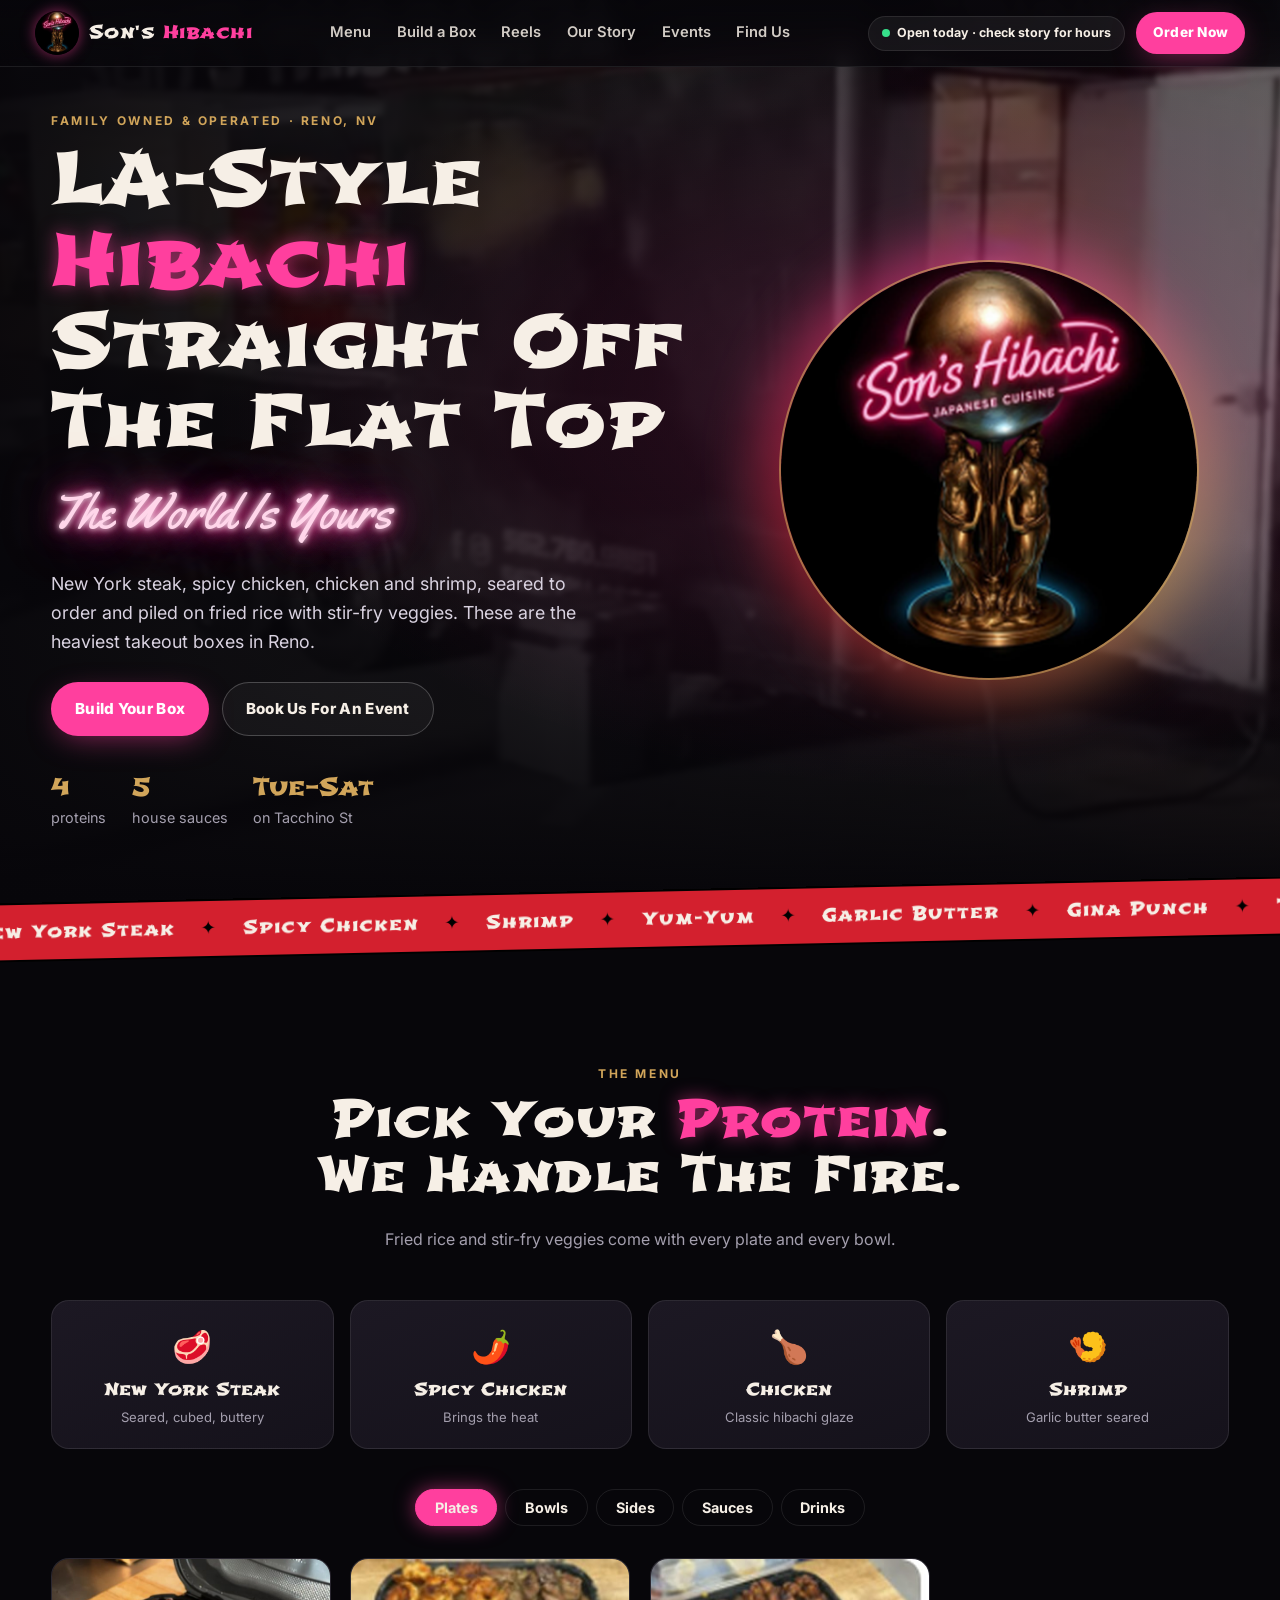
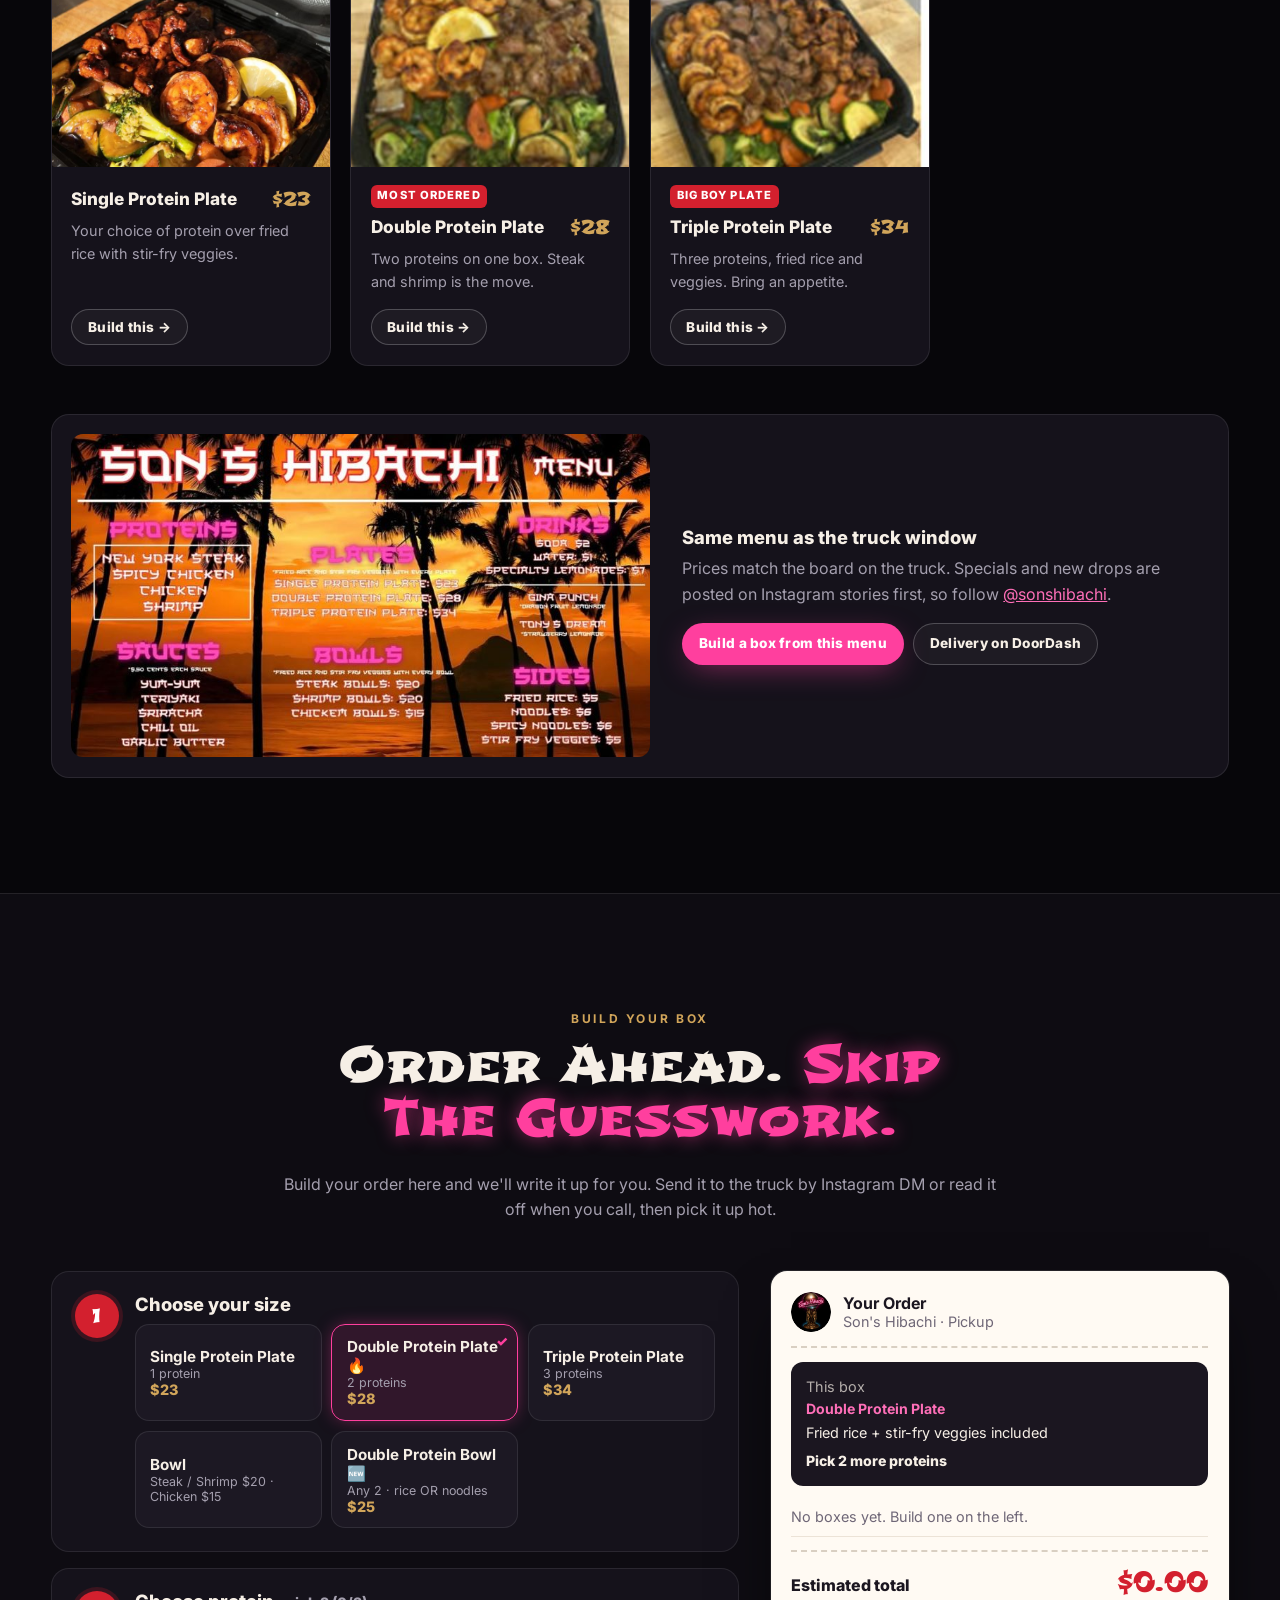
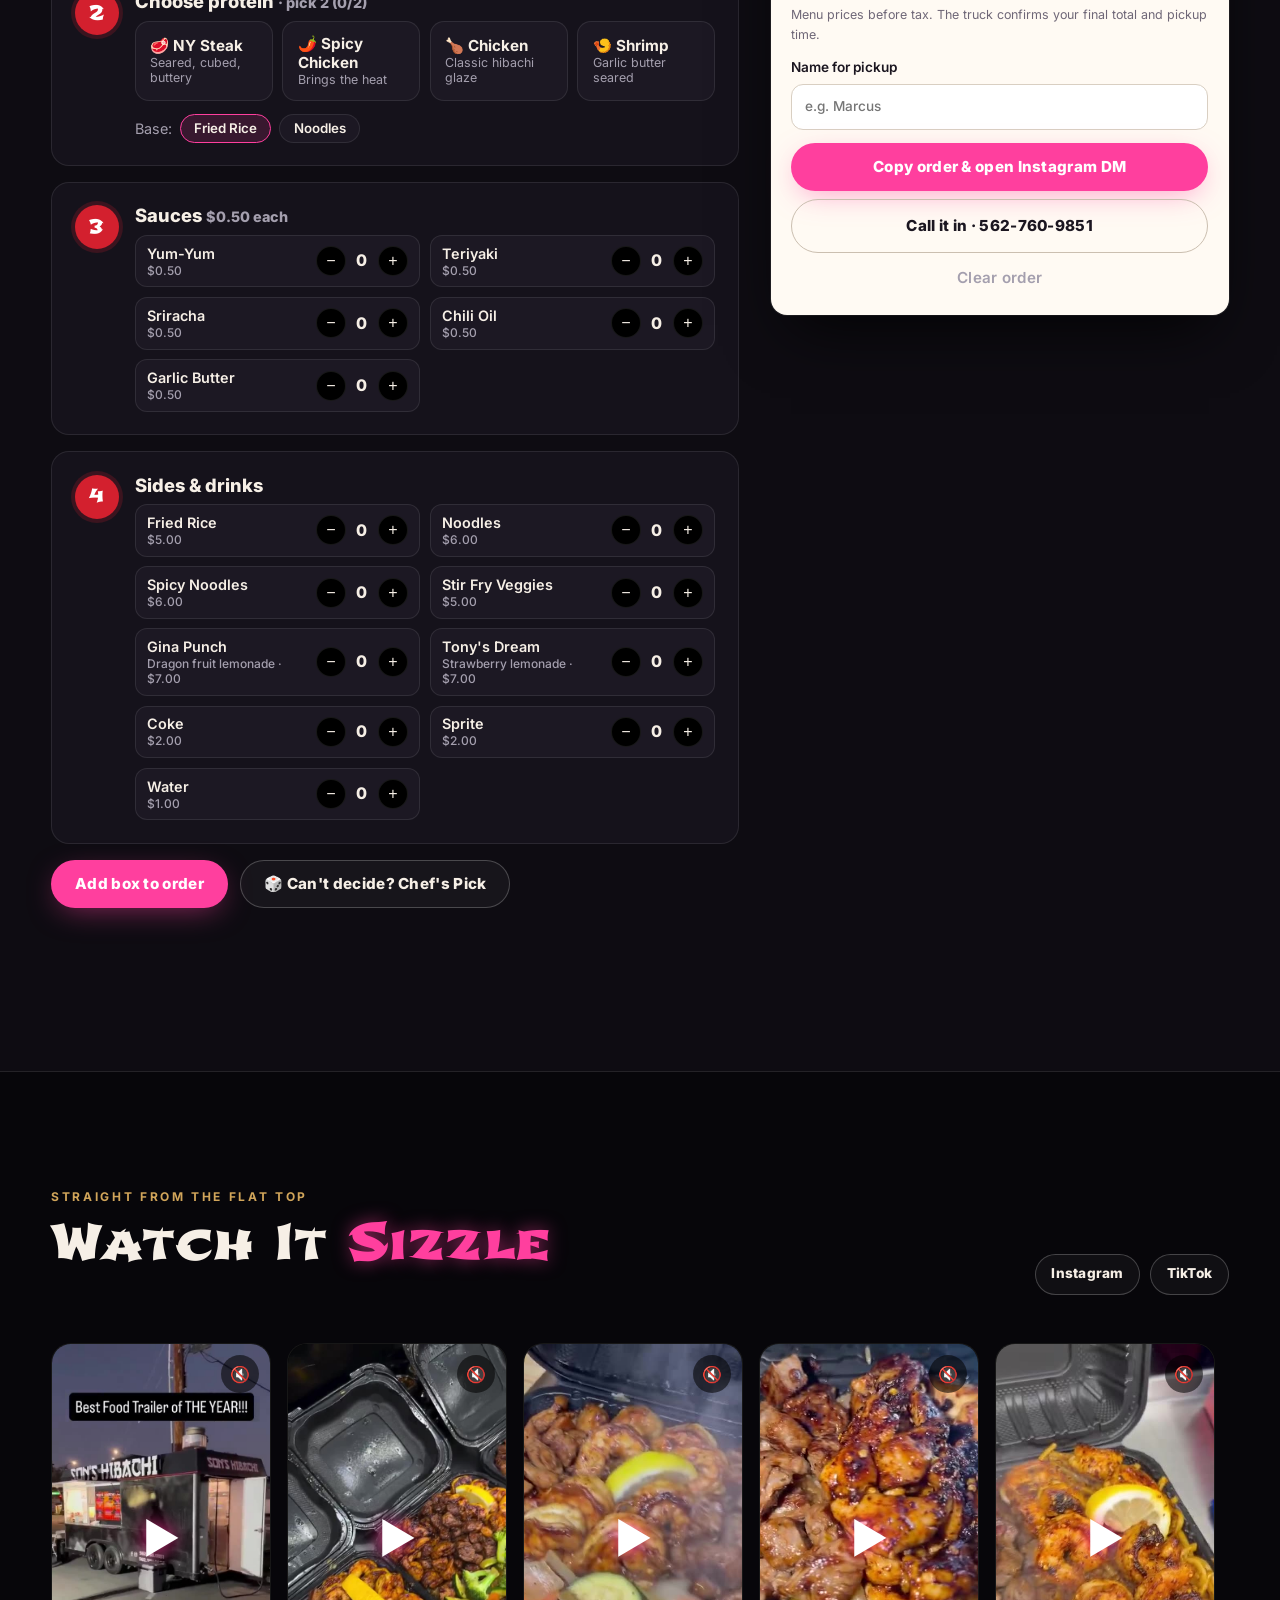
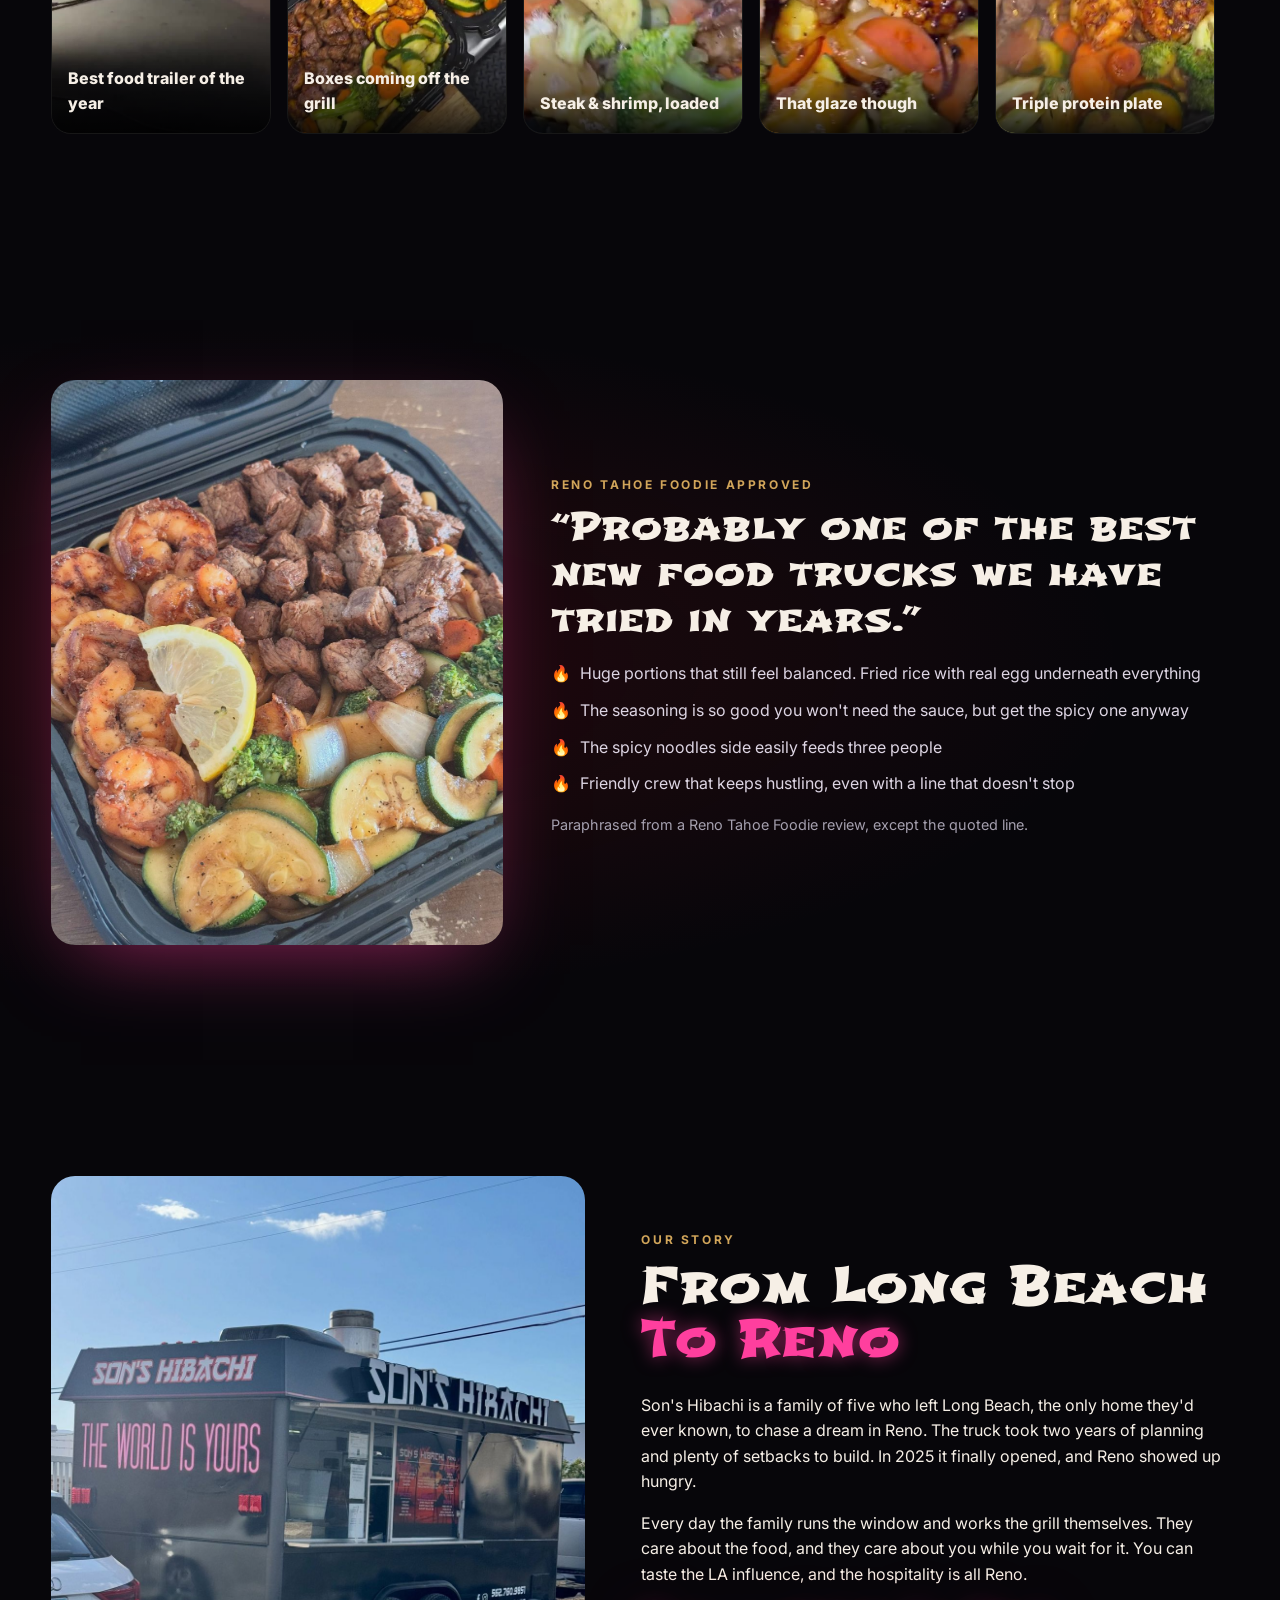
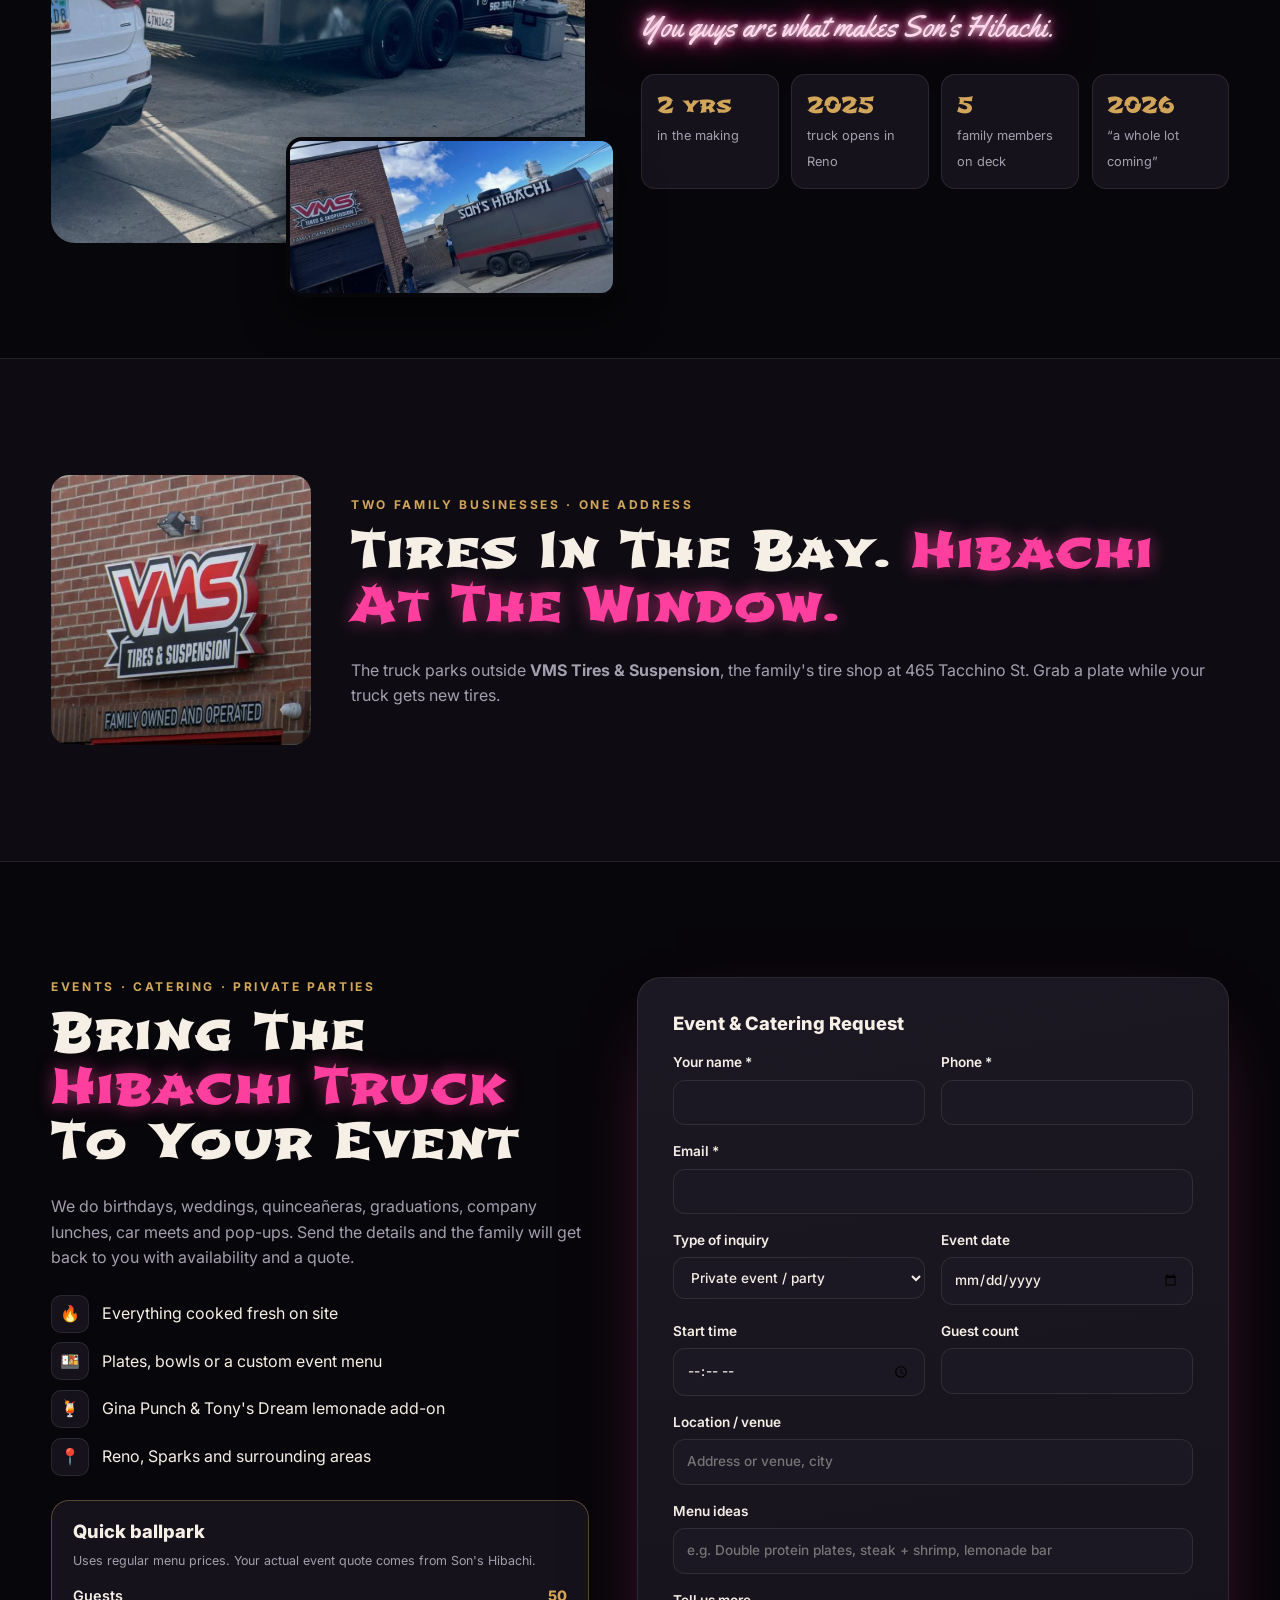
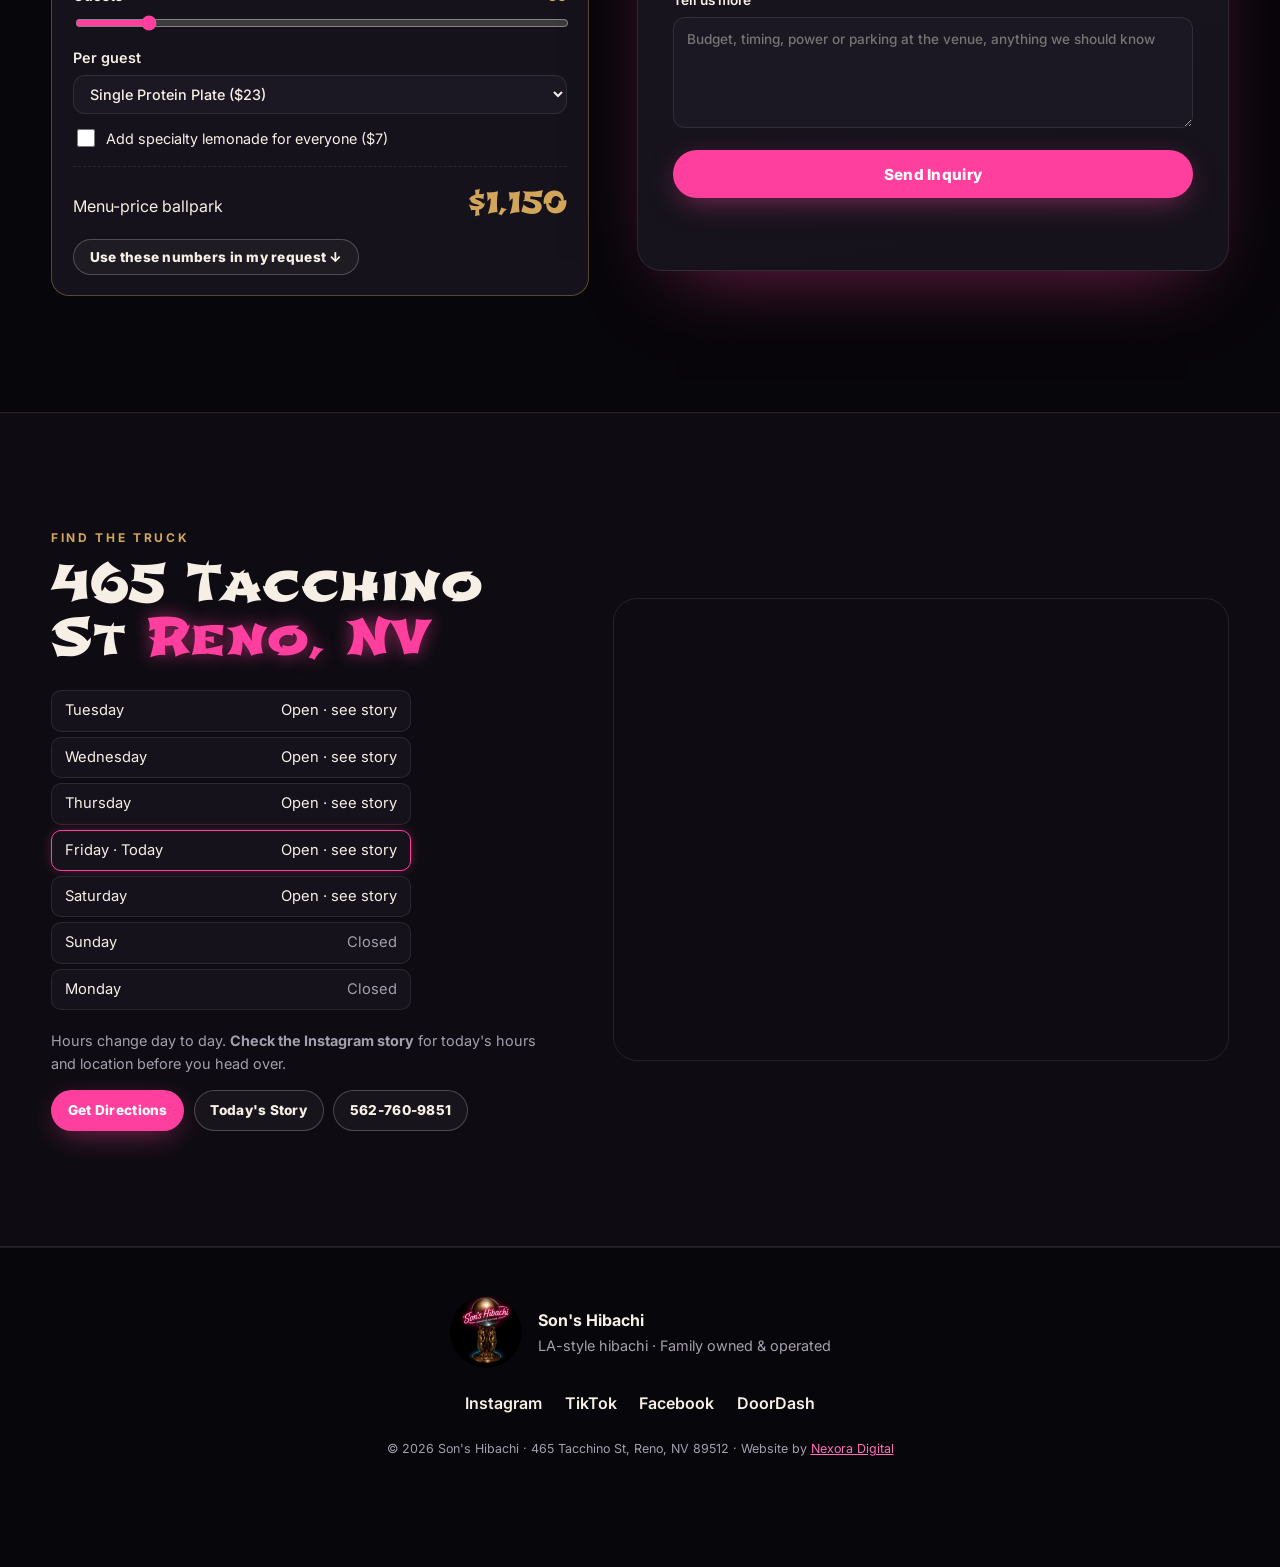
<file: index.html>
<!DOCTYPE html>
<html lang="en">
<head>
  <meta charset="UTF-8" />
  <meta name="viewport" content="width=device-width, initial-scale=1" />
  <title>Son's Hibachi | LA-Style Hibachi Food Truck in Reno, NV</title>
  <meta name="description" content="Son's Hibachi brings LA-style hibachi to Reno. Loaded steak, chicken, spicy chicken and shrimp plates with fried rice and stir-fry veggies. 465 Tacchino St, open Tuesday–Saturday. Book us for your event." />
  <meta name="theme-color" content="#07060a" />
  <link rel="icon" href="/assets/img/icon-32.png" sizes="32x32" />
  <link rel="apple-touch-icon" href="/assets/img/icon-180.png" />
  <meta property="og:type" content="website" />
  <meta property="og:title" content="Son's Hibachi | LA-Style Hibachi in Reno" />
  <meta property="og:description" content="Family-owned hibachi food truck at 465 Tacchino St, Reno. Open Tuesday–Saturday. The World Is Yours." />
  <meta property="og:image" content="/assets/img/og.jpg" />
  <link rel="preconnect" href="https://fonts.googleapis.com" />
  <link rel="preconnect" href="https://fonts.gstatic.com" crossorigin />
  <link href="https://fonts.googleapis.com/css2?family=Shojumaru&family=Yellowtail&family=Inter:wght@400;500;600;700;800&display=swap" rel="stylesheet" />
  <link rel="stylesheet" href="/assets/css/styles.css?v=3" />
  <script type="application/ld+json">
  {
    "@context": "https://schema.org",
    "@type": "Restaurant",
    "name": "Son's Hibachi",
    "servesCuisine": ["Japanese", "Hibachi"],
    "priceRange": "$$",
    "telephone": "+1-562-760-9851",
    "image": "/assets/img/og.jpg",
    "address": {"@type": "PostalAddress", "streetAddress": "465 Tacchino St", "addressLocality": "Reno", "addressRegion": "NV", "postalCode": "89512", "addressCountry": "US"},
    "openingHoursSpecification": [{"@type": "OpeningHoursSpecification", "dayOfWeek": ["Tuesday","Wednesday","Thursday","Friday","Saturday"]}],
    "sameAs": ["https://www.instagram.com/sonshibachi/", "https://www.tiktok.com/@sonshibachi", "https://www.facebook.com/61587231872974"]
  }
  </script>
</head>
<body>
  <!-- ========== NAV ========== -->
  <header class="nav">
    <a href="/" class="nav__brand" aria-label="Son's Hibachi home">
      <img src="/assets/img/logo.png" alt="" width="44" height="44" />
      <span class="nav__name">Son's <em>Hibachi</em></span>
    </a>
    <nav class="nav__links" id="navLinks">
      <a href="#menu">Menu</a>
      <a href="#build">Build a Box</a>
      <a href="#reels">Reels</a>
      <a href="#story">Our Story</a>
      <a href="#events">Events</a>
      <a href="#find">Find Us</a>
    </nav>
    <div class="nav__cta">
      <span class="status-chip" data-status><i></i><span>Checking…</span></span>
      <a class="btn btn--pink btn--sm" href="https://www.doordash.com/store/sons-hibachi-reno-36767032/" target="_blank" rel="noopener">Order Now</a>
      <button class="nav__burger" id="burger" aria-label="Open menu" aria-expanded="false"><span></span><span></span><span></span></button>
    </div>
  </header>

  <!-- ========== HERO ========== -->
  <section class="hero">
    <video class="hero__video" autoplay muted loop playsinline poster="/assets/video/truck-night.jpg">
      <source src="/assets/video/hero.mp4" type="video/mp4" />
    </video>
    <div class="hero__shade"></div>
    <div class="hero__inner">
      <div class="hero__copy">
        <p class="eyebrow">Family Owned &amp; Operated · Reno, NV</p>
        <h1 class="hero__title">LA-Style <span class="pink">Hibachi</span><br />Straight Off The Flat Top</h1>
        <p class="neon-script">The World Is Yours</p>
        <p class="hero__lead">New York steak, spicy chicken, chicken and shrimp, seared to order and piled on fried rice with stir-fry veggies. These are the heaviest takeout boxes in Reno.</p>
        <div class="hero__actions">
          <a href="#build" class="btn btn--pink">Build Your Box</a>
          <a href="#events" class="btn btn--ghost">Book Us For An Event</a>
        </div>
        <ul class="hero__facts">
          <li><strong>4</strong> proteins</li>
          <li><strong>5</strong> house sauces</li>
          <li><strong>Tue–Sat</strong> on Tacchino St</li>
        </ul>
      </div>
      <div class="hero__logo">
        <div class="orb"><img src="/assets/img/logo.png" alt="Son's Hibachi Japanese Cuisine logo" width="420" height="420" /></div>
      </div>
    </div>
  </section>

  <div class="marquee" aria-hidden="true">
    <div class="marquee__track">
      <span>New York Steak</span><b>✦</b><span>Spicy Chicken</span><b>✦</b><span>Shrimp</span><b>✦</b><span>Yum-Yum</span><b>✦</b><span>Garlic Butter</span><b>✦</b><span>Gina Punch</span><b>✦</b><span>Tony's Dream</span><b>✦</b><span>Spicy Noodles</span><b>✦</b>
      <span>New York Steak</span><b>✦</b><span>Spicy Chicken</span><b>✦</b><span>Shrimp</span><b>✦</b><span>Yum-Yum</span><b>✦</b><span>Garlic Butter</span><b>✦</b><span>Gina Punch</span><b>✦</b><span>Tony's Dream</span><b>✦</b><span>Spicy Noodles</span><b>✦</b>
    </div>
  </div>

  <!-- ========== MENU ========== -->
  <section class="section" id="menu">
    <div class="wrap">
      <header class="section__head">
        <p class="eyebrow">The Menu</p>
        <h2>Pick Your <span class="pink">Protein</span>. We Handle The Fire.</h2>
        <p class="muted">Fried rice and stir-fry veggies come with every plate and every bowl.</p>
      </header>

      <div class="proteins" id="proteinStrip"></div>

      <div class="tabs" role="tablist" id="menuTabs"></div>
      <div class="menu-grid" id="menuGrid"></div>

      <div class="menu-note">
        <img src="/assets/img/menu-board.jpg" alt="Son's Hibachi menu board on the truck" loading="lazy" />
        <div>
          <h3>Same menu as the truck window</h3>
          <p class="muted">Prices match the board on the truck. Specials and new drops are posted on Instagram stories first, so follow <a href="https://www.instagram.com/sonshibachi/" target="_blank" rel="noopener">@sonshibachi</a>.</p>
          <div class="row-btns">
            <a class="btn btn--pink btn--sm" href="#build">Build a box from this menu</a>
            <a class="btn btn--ghost btn--sm" href="https://www.doordash.com/store/sons-hibachi-reno-36767032/" target="_blank" rel="noopener">Delivery on DoorDash</a>
          </div>
        </div>
      </div>
    </div>
  </section>

  <!-- ========== BUILDER ========== -->
  <section class="section section--dark" id="build">
    <div class="wrap">
      <header class="section__head">
        <p class="eyebrow">Build Your Box</p>
        <h2>Order Ahead. <span class="pink">Skip The Guesswork.</span></h2>
        <p class="muted">Build your order here and we'll write it up for you. Send it to the truck by Instagram DM or read it off when you call, then pick it up hot.</p>
      </header>

      <div class="builder">
        <div class="builder__steps">
          <div class="step">
            <div class="step__num">1</div>
            <div class="step__body">
              <h3>Choose your size</h3>
              <div class="choice-grid" id="formatChoices"></div>
            </div>
          </div>
          <div class="step">
            <div class="step__num">2</div>
            <div class="step__body">
              <h3>Choose protein <span class="muted small" id="proteinHint"></span></h3>
              <div class="choice-grid choice-grid--4" id="proteinChoices"></div>
              <div class="base-toggle" id="baseToggle" hidden>
                <span class="small muted">Base:</span>
                <button type="button" class="pill is-on" data-base="Fried Rice">Fried Rice</button>
                <button type="button" class="pill" data-base="Noodles">Noodles</button>
              </div>
            </div>
          </div>
          <div class="step">
            <div class="step__num">3</div>
            <div class="step__body">
              <h3>Sauces <span class="muted small">$0.50 each</span></h3>
              <div class="counter-grid" id="sauceChoices"></div>
            </div>
          </div>
          <div class="step">
            <div class="step__num">4</div>
            <div class="step__body">
              <h3>Sides &amp; drinks</h3>
              <div class="counter-grid" id="extraChoices"></div>
            </div>
          </div>
          <div class="builder__actions">
            <button type="button" class="btn btn--pink" id="addToOrder">Add box to order</button>
            <button type="button" class="btn btn--ghost" id="chefPick">🎲 Can't decide? Chef's Pick</button>
          </div>
          <p class="builder__msg" id="builderMsg" role="status"></p>
        </div>

        <aside class="ticket" aria-live="polite">
          <div class="ticket__head">
            <img src="/assets/img/logo.png" alt="" width="40" height="40" />
            <div><strong>Your Order</strong><span class="small muted">Son's Hibachi · Pickup</span></div>
          </div>
          <div class="ticket__preview" id="boxPreview"></div>
          <ol class="ticket__list" id="orderList"><li class="muted small">No boxes yet. Build one on the left.</li></ol>
          <div class="ticket__total"><span>Estimated total</span><strong id="orderTotal">$0.00</strong></div>
          <p class="tiny muted">Menu prices before tax. The truck confirms your final total and pickup time.</p>
          <label class="field field--compact"><span>Name for pickup</span><input type="text" id="pickupName" placeholder="e.g. Marcus" autocomplete="given-name" /></label>
          <div class="ticket__btns">
            <button type="button" class="btn btn--pink btn--block" id="sendIG">Copy order &amp; open Instagram DM</button>
            <a class="btn btn--ghost btn--block" href="tel:+15627609851">Call it in · 562-760-9851</a>
            <button type="button" class="btn btn--link" id="clearOrder">Clear order</button>
          </div>
        </aside>
      </div>
    </div>
  </section>

  <!-- ========== REELS ========== -->
  <section class="section" id="reels">
    <div class="wrap">
      <header class="section__head section__head--row">
        <div>
          <p class="eyebrow">Straight From The Flat Top</p>
          <h2>Watch It <span class="pink">Sizzle</span></h2>
        </div>
        <div class="row-btns">
          <a class="btn btn--ghost btn--sm" href="https://www.instagram.com/sonshibachi/" target="_blank" rel="noopener">Instagram</a>
          <a class="btn btn--ghost btn--sm" href="https://www.tiktok.com/@sonshibachi" target="_blank" rel="noopener">TikTok</a>
        </div>
      </header>
      <div class="reels" id="reelTrack">
        <figure class="reel"><video muted loop playsinline preload="none" poster="/assets/video/truck-night.jpg"><source src="/assets/video/truck-night.mp4" type="video/mp4" /></video><figcaption>Best food trailer of the year</figcaption><button class="reel__sound" aria-label="Toggle sound">🔇</button></figure>
        <figure class="reel"><video muted loop playsinline preload="none" poster="/assets/video/sizzle.jpg"><source src="/assets/video/sizzle.mp4" type="video/mp4" /></video><figcaption>Boxes coming off the grill</figcaption><button class="reel__sound" aria-label="Toggle sound">🔇</button></figure>
        <figure class="reel"><video muted loop playsinline preload="none" poster="/assets/video/plates.jpg"><source src="/assets/video/plates.mp4" type="video/mp4" /></video><figcaption>Steak &amp; shrimp, loaded</figcaption><button class="reel__sound" aria-label="Toggle sound">🔇</button></figure>
        <figure class="reel"><video muted loop playsinline preload="none" poster="/assets/video/steak-shrimp.jpg"><source src="/assets/video/steak-shrimp.mp4" type="video/mp4" /></video><figcaption>That glaze though</figcaption><button class="reel__sound" aria-label="Toggle sound">🔇</button></figure>
        <figure class="reel"><video muted loop playsinline preload="none" poster="/assets/video/spicy-chicken.jpg"><source src="/assets/video/spicy-chicken.mp4" type="video/mp4" /></video><figcaption>Triple protein plate</figcaption><button class="reel__sound" aria-label="Toggle sound">🔇</button></figure>
        <figure class="reel"><video muted loop playsinline preload="none" poster="/assets/video/lemon-plate.jpg"><source src="/assets/video/lemon-plate.mp4" type="video/mp4" /></video><figcaption>Finished with lemon</figcaption><button class="reel__sound" aria-label="Toggle sound">🔇</button></figure>
      </div>
    </div>
  </section>

  <!-- ========== REVIEW ========== -->
  <section class="section section--quote">
    <div class="wrap quote">
      <img src="/assets/img/plate-steak-shrimp.jpg" alt="Steak and shrimp hibachi plate with noodles and zucchini" loading="lazy" class="quote__img" />
      <div>
        <p class="eyebrow">Reno Tahoe Foodie Approved</p>
        <blockquote>“Probably one of the best new food trucks we have tried in years.”</blockquote>
        <ul class="checks">
          <li>Huge portions that still feel balanced. Fried rice with real egg underneath everything</li>
          <li>The seasoning is so good you won't need the sauce, but get the spicy one anyway</li>
          <li>The spicy noodles side easily feeds three people</li>
          <li>Friendly crew that keeps hustling, even with a line that doesn't stop</li>
        </ul>
        <p class="small muted">Paraphrased from a Reno Tahoe Foodie review, except the quoted line.</p>
      </div>
    </div>
  </section>

  <!-- ========== STORY ========== -->
  <section class="section" id="story">
    <div class="wrap story">
      <div class="story__media">
        <img src="/assets/img/truck-world-is-yours.jpg" alt="Son's Hibachi trailer with The World Is Yours in neon pink" loading="lazy" />
        <img src="/assets/img/truck-at-vms.jpg" alt="Son's Hibachi truck parked at VMS Tires & Suspension" loading="lazy" class="story__inset" />
      </div>
      <div class="story__copy">
        <p class="eyebrow">Our Story</p>
        <h2>From Long Beach <span class="pink">To Reno</span></h2>
        <p>Son's Hibachi is a family of five who left Long Beach, the only home they'd ever known, to chase a dream in Reno. The truck took two years of planning and plenty of setbacks to build. In 2025 it finally opened, and Reno showed up hungry.</p>
        <p>Every day the family runs the window and works the grill themselves. They care about the food, and they care about you while you wait for it. You can taste the LA influence, and the hospitality is all Reno.</p>
        <p class="neon-script neon-script--sm">You guys are what makes Son's Hibachi.</p>
        <div class="timeline">
          <div><strong>2 yrs</strong><span>in the making</span></div>
          <div><strong>2025</strong><span>truck opens in Reno</span></div>
          <div><strong>5</strong><span>family members on deck</span></div>
          <div><strong>2026</strong><span>“a whole lot coming”</span></div>
        </div>
      </div>
    </div>
  </section>

  <!-- ========== VMS ========== -->
  <section class="section section--dark vms">
    <div class="wrap vms__inner">
      <img src="/assets/img/vms-sign.jpg" alt="VMS Tires & Suspension sign" loading="lazy" class="vms__img" />
      <div>
        <p class="eyebrow">Two Family Businesses · One Address</p>
        <h2>Tires In The Bay. <span class="pink">Hibachi At The Window.</span></h2>
        <p class="muted">The truck parks outside <strong>VMS Tires &amp; Suspension</strong>, the family's tire shop at 465 Tacchino St. Grab a plate while your truck gets new tires.</p>
      </div>
    </div>
  </section>

  <!-- ========== EVENTS ========== -->
  <section class="section" id="events">
    <div class="wrap events">
      <div class="events__intro">
        <p class="eyebrow">Events · Catering · Private Parties</p>
        <h2>Bring The <span class="pink">Hibachi Truck</span> To Your Event</h2>
        <p class="muted">We do birthdays, weddings, quinceañeras, graduations, company lunches, car meets and pop-ups. Send the details and the family will get back to you with availability and a quote.</p>
        <ul class="perks">
          <li><span>🔥</span>Everything cooked fresh on site</li>
          <li><span>🍱</span>Plates, bowls or a custom event menu</li>
          <li><span>🍹</span>Gina Punch &amp; Tony's Dream lemonade add-on</li>
          <li><span>📍</span>Reno, Sparks and surrounding areas</li>
        </ul>

        <div class="estimator">
          <h3>Quick ballpark</h3>
          <p class="tiny muted">Uses regular menu prices. Your actual event quote comes from Son's Hibachi.</p>
          <div class="est-row">
            <label>Guests <output id="estGuestsOut">50</output></label>
            <input type="range" id="estGuests" min="10" max="300" step="5" value="50" />
          </div>
          <div class="est-row">
            <label for="estPlate">Per guest</label>
            <select id="estPlate">
              <option value="15">Chicken Bowl ($15)</option>
              <option value="20">Steak or Shrimp Bowl ($20)</option>
              <option value="23" selected>Single Protein Plate ($23)</option>
              <option value="28">Double Protein Plate ($28)</option>
              <option value="34">Triple Protein Plate ($34)</option>
            </select>
          </div>
          <label class="check"><input type="checkbox" id="estDrinks" /> Add specialty lemonade for everyone ($7)</label>
          <div class="est-total"><span>Menu-price ballpark</span><strong id="estTotal">$1,150</strong></div>
          <button type="button" class="btn btn--ghost btn--sm" id="estUse">Use these numbers in my request ↓</button>
        </div>
      </div>

      <form class="form" id="inquiryForm" novalidate>
        <h3>Event &amp; Catering Request</h3>
        <div class="form__grid">
          <label class="field"><span>Your name *</span><input name="name" required autocomplete="name" /></label>
          <label class="field"><span>Phone *</span><input name="phone" type="tel" required autocomplete="tel" /></label>
          <label class="field field--full"><span>Email *</span><input name="email" type="email" required autocomplete="email" /></label>
          <label class="field"><span>Type of inquiry</span>
            <select name="inquiryType">
              <option>Private event / party</option>
              <option>Catering order (pickup)</option>
              <option>Wedding</option>
              <option>Corporate / company lunch</option>
              <option>Quinceañera / birthday</option>
              <option>Car meet / pop-up / festival</option>
              <option>Large pickup order</option>
              <option>General question</option>
            </select>
          </label>
          <label class="field"><span>Event date</span><input name="date" type="date" /></label>
          <label class="field"><span>Start time</span><input name="time" type="time" /></label>
          <label class="field"><span>Guest count</span><input name="guests" type="number" min="1" inputmode="numeric" /></label>
          <label class="field field--full"><span>Location / venue</span><input name="location" placeholder="Address or venue, city" /></label>
          <label class="field field--full"><span>Menu ideas</span><input name="menu" placeholder="e.g. Double protein plates, steak + shrimp, lemonade bar" /></label>
          <label class="field field--full"><span>Tell us more</span><textarea name="message" rows="4" placeholder="Budget, timing, power or parking at the venue, anything we should know"></textarea></label>
          <label class="hp" aria-hidden="true">Leave blank<input name="company" tabindex="-1" autocomplete="off" /></label>
        </div>
        <button type="submit" class="btn btn--pink btn--block" id="inquirySubmit">Send Inquiry</button>
        <p class="form__status" id="formStatus" role="status"></p>
      </form>
    </div>
  </section>

  <!-- ========== FIND ========== -->
  <section class="section section--dark" id="find">
    <div class="wrap find">
      <div>
        <p class="eyebrow">Find The Truck</p>
        <h2>465 Tacchino St <span class="pink">Reno, NV</span></h2>
        <div class="hours" id="hoursList"></div>
        <p class="small muted">Hours change day to day. <strong>Check the Instagram story</strong> for today's hours and location before you head over.</p>
        <div class="row-btns">
          <a class="btn btn--pink btn--sm" href="https://www.google.com/maps/dir/?api=1&destination=465+Tacchino+St+Reno+NV+89512" target="_blank" rel="noopener">Get Directions</a>
          <a class="btn btn--ghost btn--sm" href="https://www.instagram.com/sonshibachi/" target="_blank" rel="noopener">Today's Story</a>
          <a class="btn btn--ghost btn--sm" href="tel:+15627609851">562-760-9851</a>
        </div>
      </div>
      <div class="map">
        <iframe title="Map to Son's Hibachi" src="https://www.google.com/maps?q=465+Tacchino+St,+Reno,+NV+89512&output=embed" loading="lazy" referrerpolicy="no-referrer-when-downgrade"></iframe>
      </div>
    </div>
  </section>

  <!-- ========== FOOTER ========== -->
  <footer class="footer">
    <div class="wrap footer__inner">
      <div class="footer__brand">
        <img src="/assets/img/logo.png" alt="Son's Hibachi" width="72" height="72" />
        <div>
          <strong>Son's Hibachi</strong>
          <span class="muted small">LA-style hibachi · Family owned &amp; operated</span>
        </div>
      </div>
      <div class="footer__links">
        <a href="https://www.instagram.com/sonshibachi/" target="_blank" rel="noopener">Instagram</a>
        <a href="https://www.tiktok.com/@sonshibachi" target="_blank" rel="noopener">TikTok</a>
        <a href="https://www.facebook.com/61587231872974" target="_blank" rel="noopener">Facebook</a>
        <a href="https://www.doordash.com/store/sons-hibachi-reno-36767032/" target="_blank" rel="noopener">DoorDash</a>
      </div>
      <p class="tiny muted">© <span id="year">2026</span> Son's Hibachi · 465 Tacchino St, Reno, NV 89512 · Website by <a href="https://www.nexoradigital.live" target="_blank" rel="noopener">Nexora Digital</a></p>
    </div>
  </footer>

  <!-- mobile sticky bar -->
  <div class="mobile-bar">
    <a href="#build">🍱 Build</a>
    <a href="https://www.doordash.com/store/sons-hibachi-reno-36767032/" target="_blank" rel="noopener">🛵 Deliver</a>
    <a href="tel:+15627609851">📞 Call</a>
    <a href="#events">🎉 Events</a>
  </div>

  <div class="toast" id="toast" role="status"></div>
  <script src="/assets/js/main.js?v=2" defer></script>
</body>
</html>
</file>
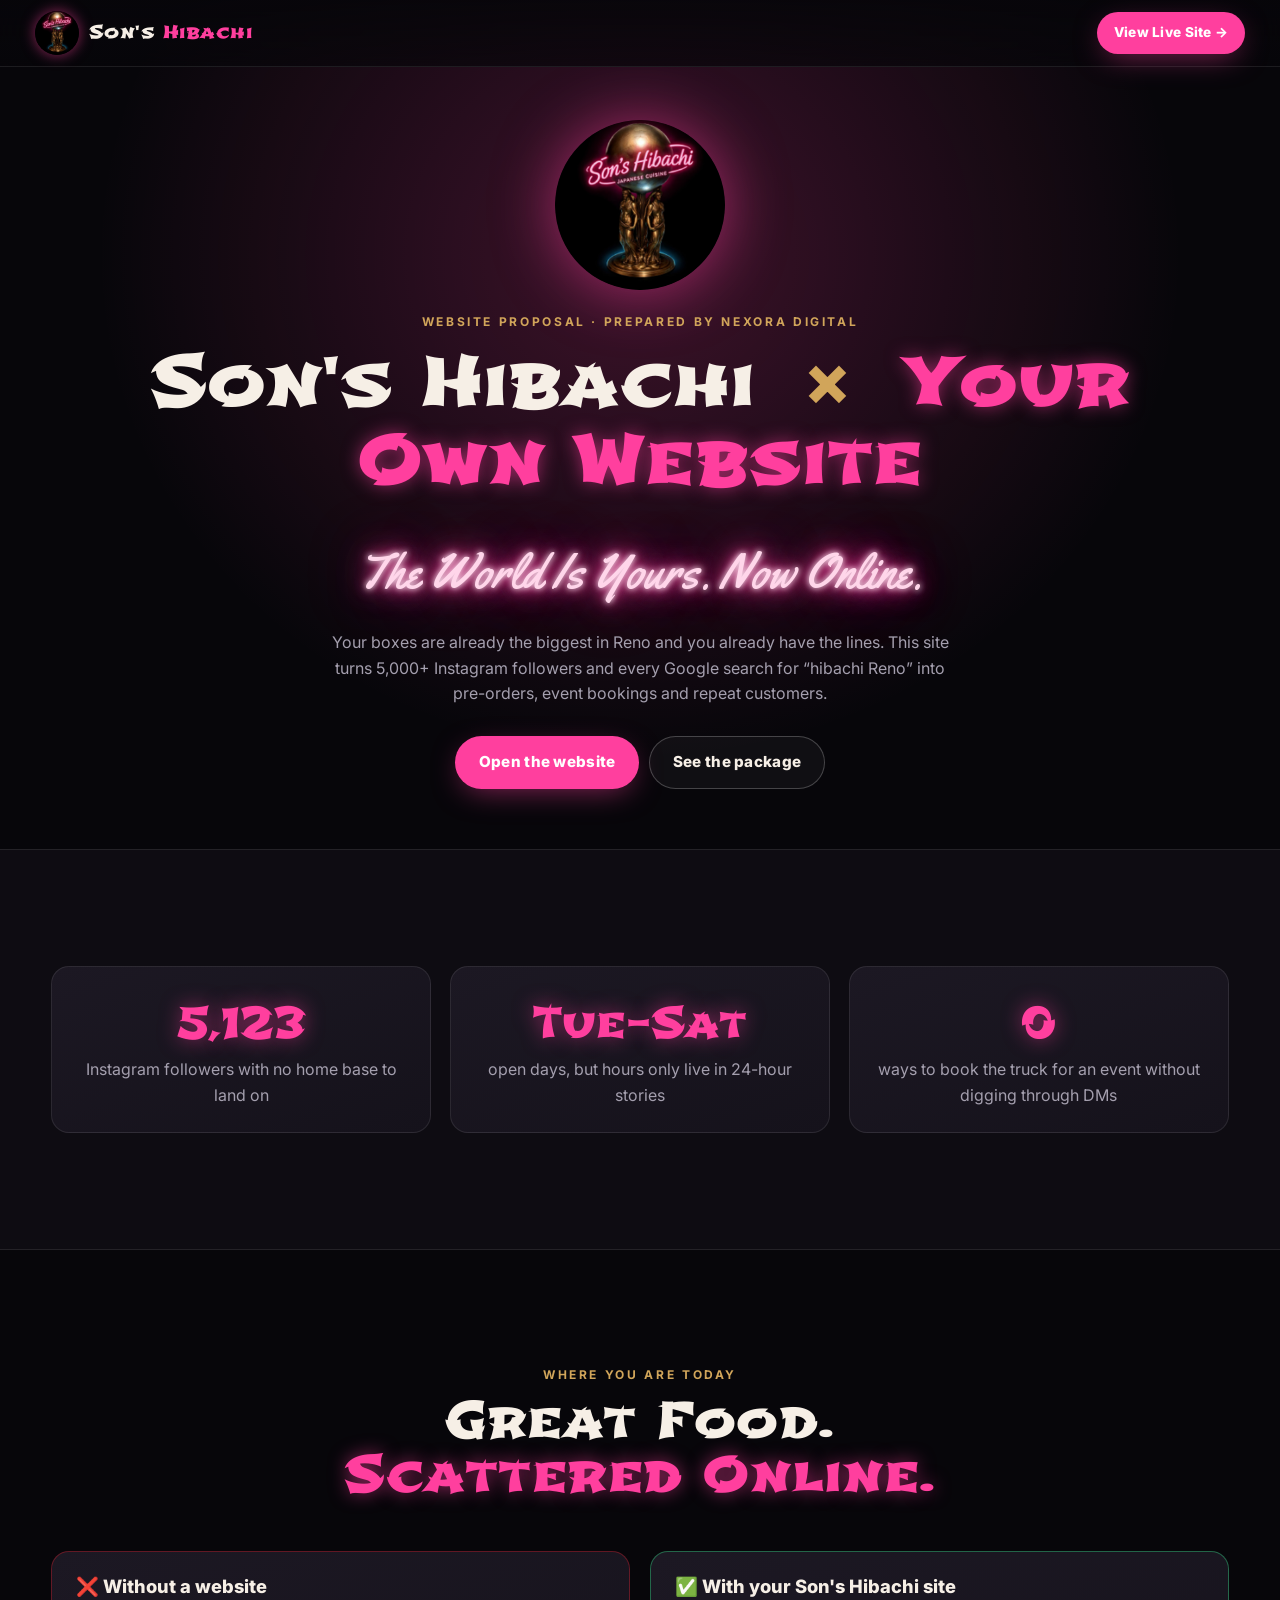
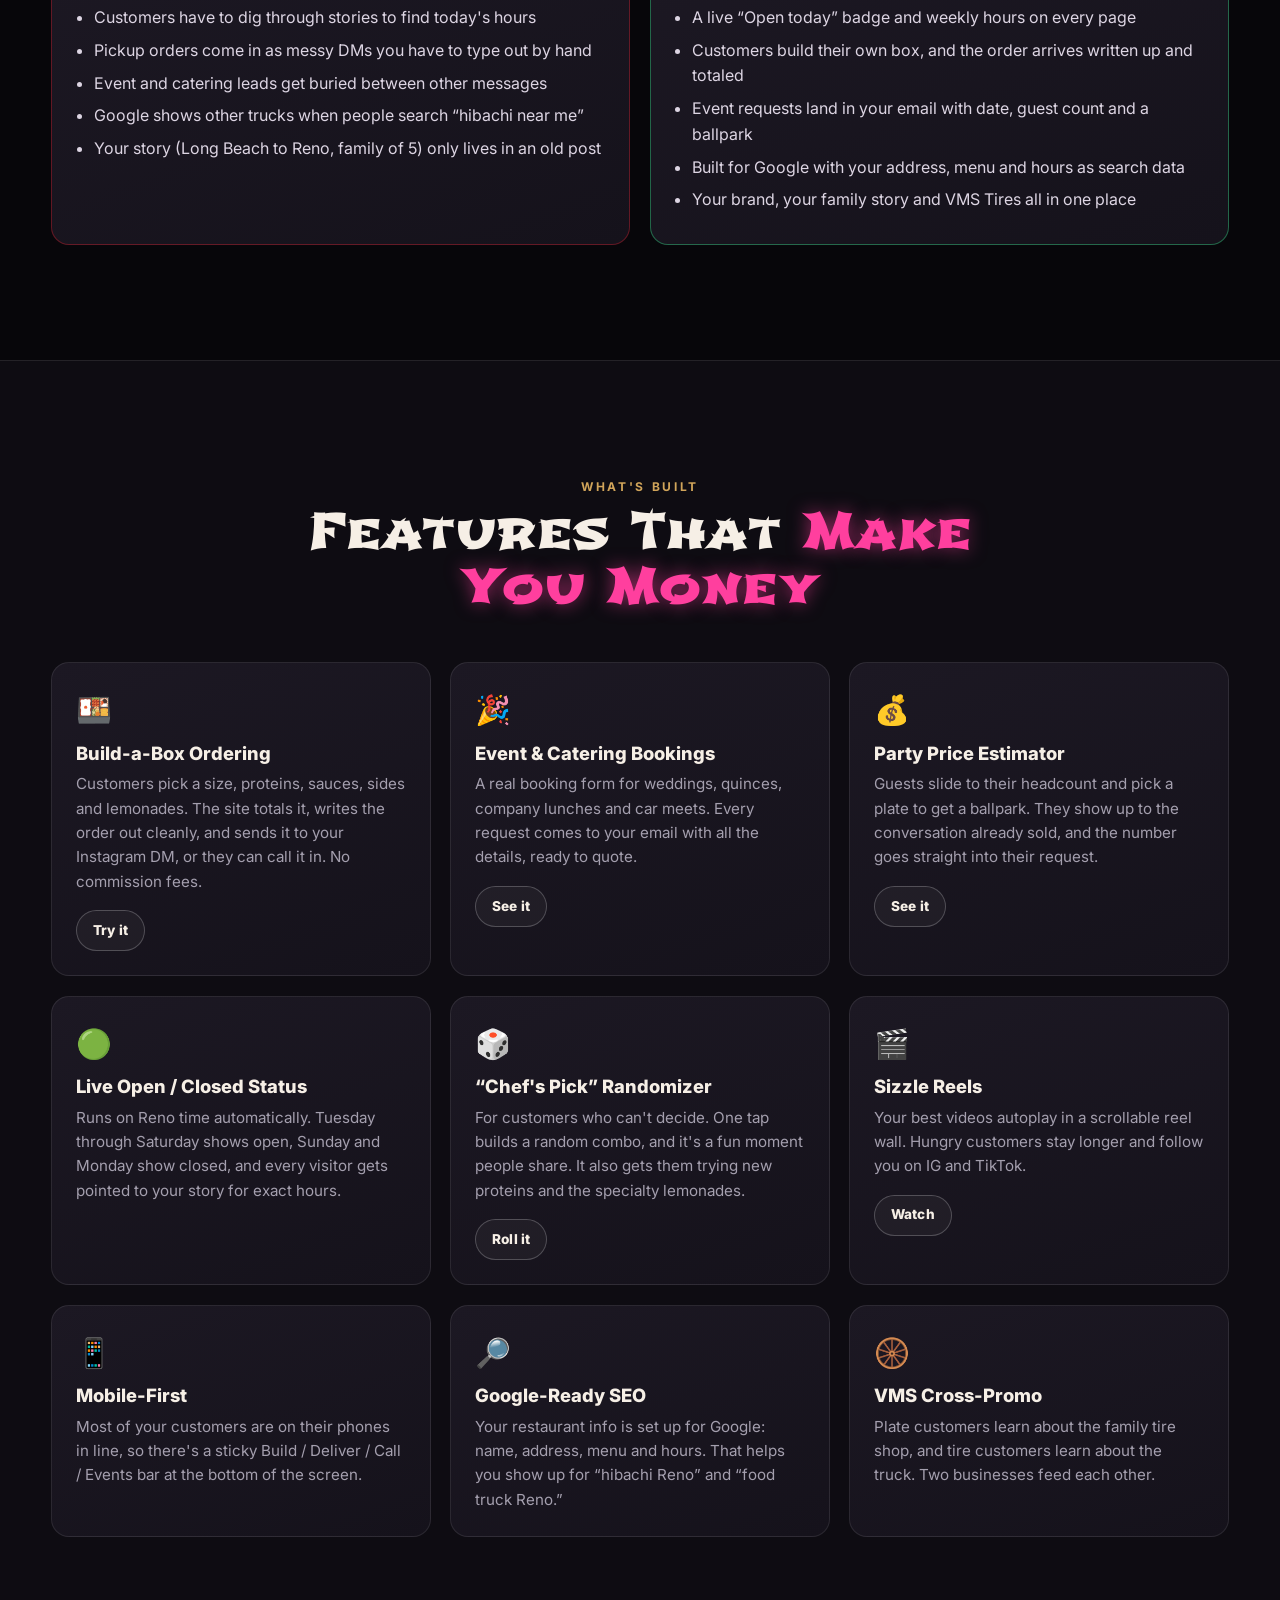
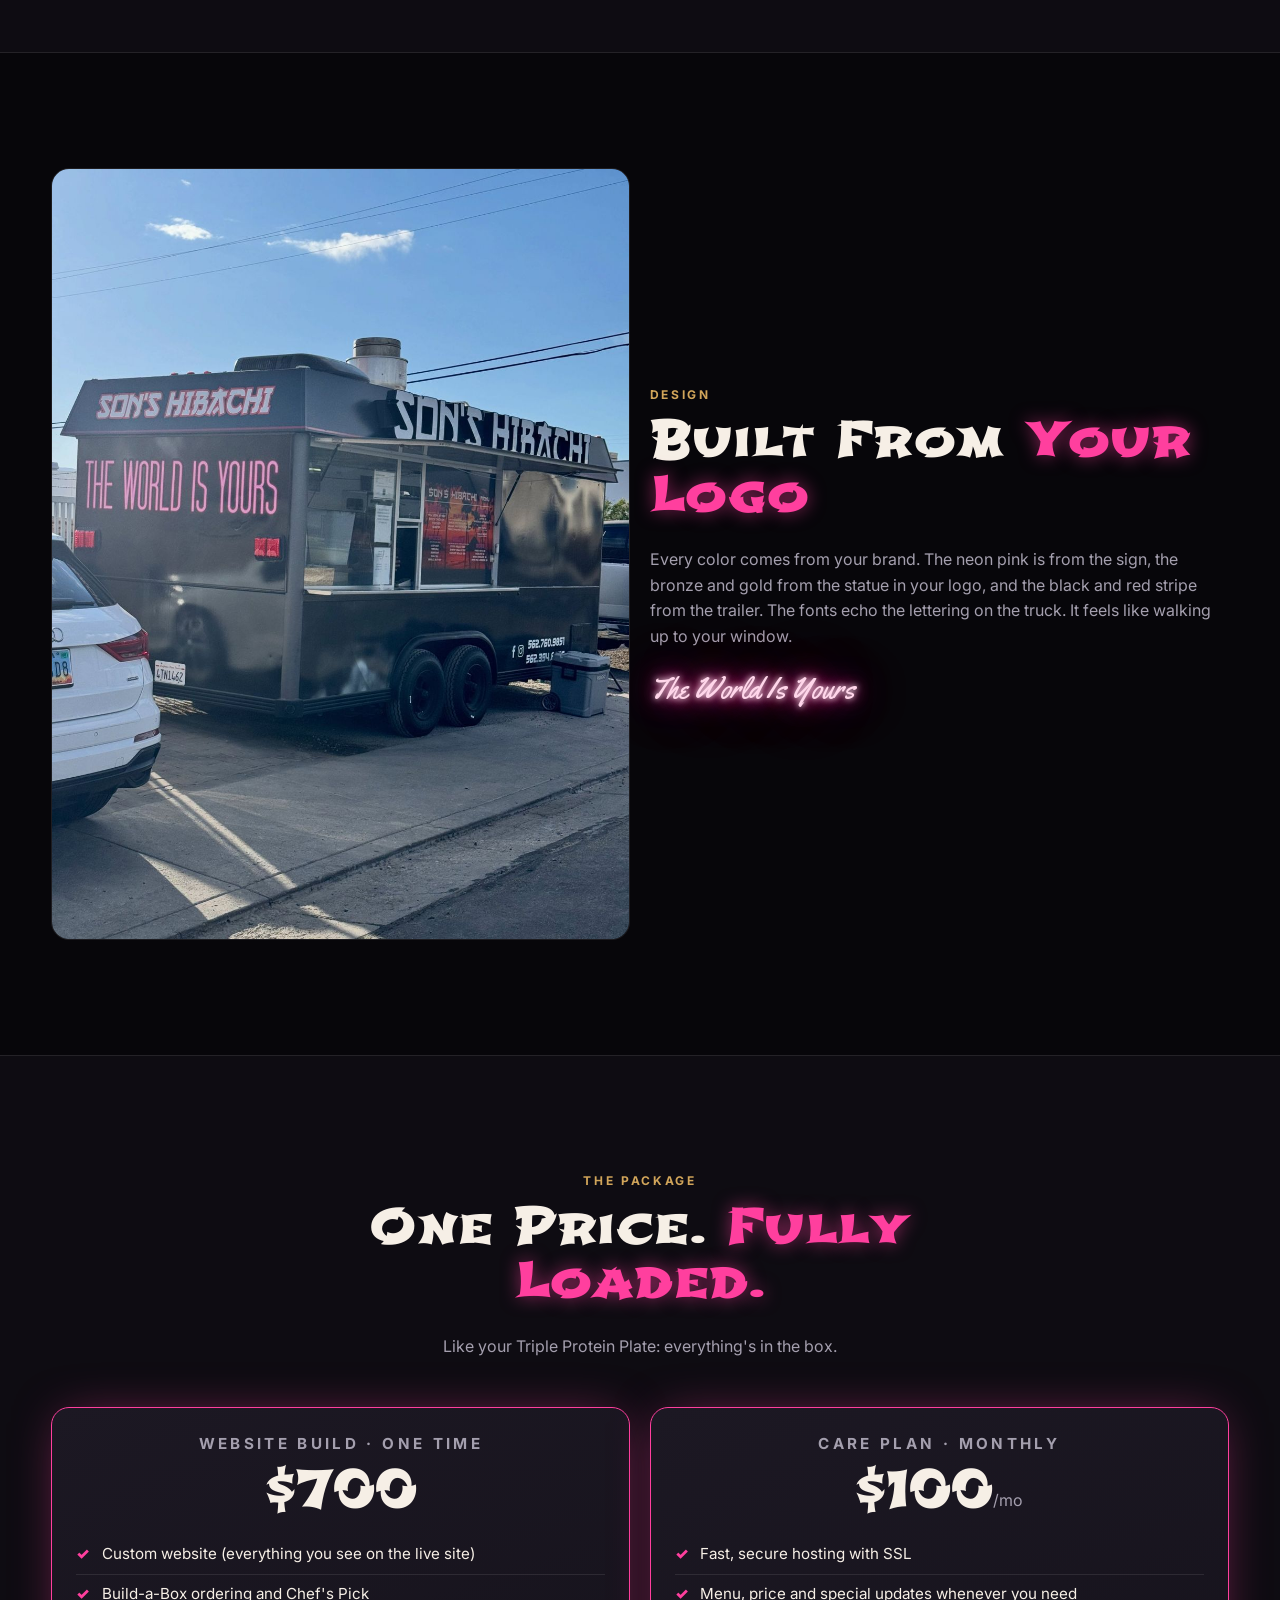
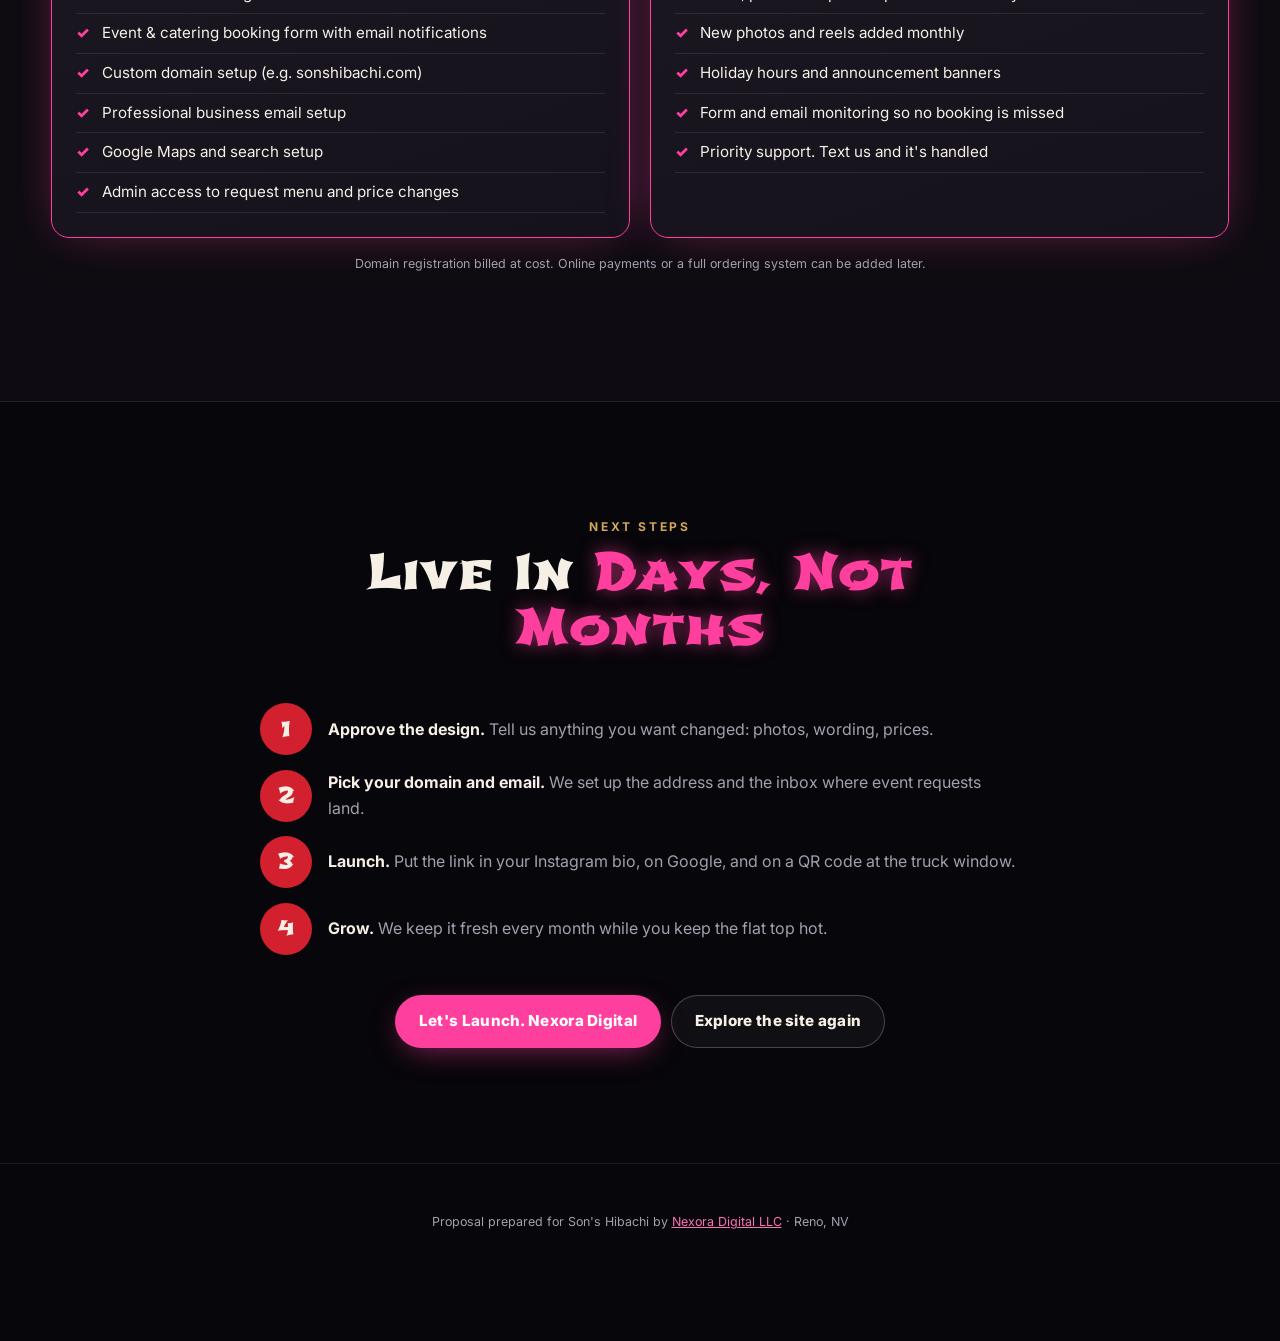
<file: pitch.html>
<!DOCTYPE html>
<html lang="en">
<head>
  <meta charset="UTF-8" />
  <meta name="viewport" content="width=device-width, initial-scale=1" />
  <meta name="robots" content="noindex, nofollow" />
  <title>Son's Hibachi × Nexora Digital | Website Proposal</title>
  <link rel="icon" href="/assets/img/icon-32.png" />
  <link rel="preconnect" href="https://fonts.googleapis.com" />
  <link rel="preconnect" href="https://fonts.gstatic.com" crossorigin />
  <link href="https://fonts.googleapis.com/css2?family=Shojumaru&family=Yellowtail&family=Inter:wght@400;500;600;700;800&display=swap" rel="stylesheet" />
  <link rel="stylesheet" href="/assets/css/styles.css?v=3" />
  <style>
    .p-hero { min-height: 92svh; display: grid; place-items: center; text-align: center; padding: 120px 0 60px; position: relative; overflow: hidden;
      background: radial-gradient(ellipse at 50% 30%, rgba(255,63,158,.22), transparent 60%), var(--ink); }
    .p-hero img.logo { width: 170px; margin: 0 auto 1.4rem; border-radius: 50%; box-shadow: 0 0 60px var(--pink-glow); }
    .p-hero h1 { font-family: var(--display); font-weight: 400; font-size: clamp(2.2rem, 6vw, 4.4rem); }
    .p-hero .x { font-family: var(--body); font-weight: 800; color: var(--gold); margin: 0 .3em; }
    .grid3 { display: grid; grid-template-columns: repeat(3, 1fr); gap: 1.2rem; }
    .grid2 { display: grid; grid-template-columns: 1fr 1fr; gap: 1.2rem; }
    .card { background: linear-gradient(160deg, var(--panel-2), var(--panel)); border: 1px solid var(--line); border-radius: var(--radius); padding: 1.5rem; }
    .card .ico { font-size: 1.8rem; display: block; margin-bottom: .6rem; }
    .card p { color: var(--muted); margin: 0; font-size: .95rem; }
    .card a.btn { margin-top: 1rem; }
    .stat strong { font-family: var(--display); font-weight: 400; font-size: 2.6rem; color: var(--pink); display: block; text-shadow: 0 0 20px var(--pink-glow); }
    .problem li { margin-bottom: .8rem; color: #ddd5e3; }
    .ba { display: grid; grid-template-columns: 1fr 1fr; gap: 1.2rem; }
    .ba .card h3 { display: flex; gap: .5rem; align-items: center; }
    .ba .before { border-color: rgba(211,32,46,.4); } .ba .after { border-color: rgba(54,224,138,.4); }
    .ba ul { padding-left: 1.1rem; margin: .5rem 0 0; color: #ddd5e3; } .ba li { margin-bottom: .45rem; }
    .price { text-align: center; border: 1.5px solid var(--pink); box-shadow: 0 0 50px -15px var(--pink-glow); }
    .price .amt { font-family: var(--display); font-size: 3.2rem; color: var(--cream); line-height: 1; margin: .5rem 0; }
    .price .amt small { font-family: var(--body); font-size: 1rem; color: var(--muted); }
    .price ul { text-align: left; list-style: none; padding: 0; margin: 1.2rem 0 0; }
    .price li { padding: .45rem 0 .45rem 1.6rem; position: relative; border-bottom: 1px solid var(--line); font-size: .95rem; }
    .price li::before { content: "✓"; position: absolute; left: 0; color: var(--pink); font-weight: 900; }
    .steps { counter-reset: s; display: grid; gap: .9rem; max-width: 760px; margin: 0 auto; }
    .steps div { counter-increment: s; display: grid; grid-template-columns: 52px 1fr; gap: 1rem; align-items: center; }
    .steps div::before { content: counter(s); width: 52px; height: 52px; border-radius: 50%; background: var(--red); display: grid; place-items: center; font-family: var(--display); font-size: 1.3rem; }
    .shot { border-radius: 18px; border: 1px solid var(--line); overflow: hidden; }
    @media (max-width: 900px) { .grid3, .grid2, .ba { grid-template-columns: 1fr; } }
  </style>
</head>
<body>
  <header class="nav">
    <a href="/" class="nav__brand"><img src="/assets/img/logo.png" alt="" width="44" height="44" /><span class="nav__name">Son's <em>Hibachi</em></span></a>
    <div class="nav__cta"><a class="btn btn--pink btn--sm" href="/" target="_blank">View Live Site →</a></div>
  </header>

  <section class="p-hero">
    <div class="wrap">
      <img class="logo" src="/assets/img/logo.png" alt="Son's Hibachi logo" />
      <p class="eyebrow">Website Proposal · Prepared by Nexora Digital</p>
      <h1>Son's Hibachi <span class="x">×</span> <span class="pink">Your Own Website</span></h1>
      <p class="neon-script">The World Is Yours. Now Online.</p>
      <p class="muted" style="max-width:640px;margin:0 auto 1.8rem">Your boxes are already the biggest in Reno and you already have the lines. This site turns 5,000+ Instagram followers and every Google search for “hibachi Reno” into pre-orders, event bookings and repeat customers.</p>
      <div class="row-btns" style="justify-content:center">
        <a class="btn btn--pink" href="/" target="_blank">Open the website</a>
        <a class="btn btn--ghost" href="#package">See the package</a>
      </div>
    </div>
  </section>

  <section class="section section--dark">
    <div class="wrap grid3" style="text-align:center">
      <div class="card stat"><strong>5,123</strong><span class="muted">Instagram followers with no home base to land on</span></div>
      <div class="card stat"><strong>Tue–Sat</strong><span class="muted">open days, but hours only live in 24-hour stories</span></div>
      <div class="card stat"><strong>0</strong><span class="muted">ways to book the truck for an event without digging through DMs</span></div>
    </div>
  </section>

  <section class="section">
    <div class="wrap">
      <header class="section__head"><p class="eyebrow">Where You Are Today</p><h2>Great Food. <span class="pink">Scattered Online.</span></h2></header>
      <div class="ba">
        <div class="card before">
          <h3>❌ Without a website</h3>
          <ul>
            <li>Customers have to dig through stories to find today's hours</li>
            <li>Pickup orders come in as messy DMs you have to type out by hand</li>
            <li>Event and catering leads get buried between other messages</li>
            <li>Google shows other trucks when people search “hibachi near me”</li>
            <li>Your story (Long Beach to Reno, family of 5) only lives in an old post</li>
          </ul>
        </div>
        <div class="card after">
          <h3>✅ With your Son's Hibachi site</h3>
          <ul>
            <li>A live “Open today” badge and weekly hours on every page</li>
            <li>Customers build their own box, and the order arrives written up and totaled</li>
            <li>Event requests land in your email with date, guest count and a ballpark</li>
            <li>Built for Google with your address, menu and hours as search data</li>
            <li>Your brand, your family story and VMS Tires all in one place</li>
          </ul>
        </div>
      </div>
    </div>
  </section>

  <section class="section section--dark">
    <div class="wrap">
      <header class="section__head"><p class="eyebrow">What's Built</p><h2>Features That <span class="pink">Make You Money</span></h2></header>
      <div class="grid3">
        <div class="card"><span class="ico">🍱</span><h3>Build-a-Box Ordering</h3><p>Customers pick a size, proteins, sauces, sides and lemonades. The site totals it, writes the order out cleanly, and sends it to your Instagram DM, or they can call it in. No commission fees.</p><a class="btn btn--ghost btn--sm" href="/#build" target="_blank">Try it</a></div>
        <div class="card"><span class="ico">🎉</span><h3>Event &amp; Catering Bookings</h3><p>A real booking form for weddings, quinces, company lunches and car meets. Every request comes to your email with all the details, ready to quote.</p><a class="btn btn--ghost btn--sm" href="/#events" target="_blank">See it</a></div>
        <div class="card"><span class="ico">💰</span><h3>Party Price Estimator</h3><p>Guests slide to their headcount and pick a plate to get a ballpark. They show up to the conversation already sold, and the number goes straight into their request.</p><a class="btn btn--ghost btn--sm" href="/#events" target="_blank">See it</a></div>
        <div class="card"><span class="ico">🟢</span><h3>Live Open / Closed Status</h3><p>Runs on Reno time automatically. Tuesday through Saturday shows open, Sunday and Monday show closed, and every visitor gets pointed to your story for exact hours.</p></div>
        <div class="card"><span class="ico">🎲</span><h3>“Chef's Pick” Randomizer</h3><p>For customers who can't decide. One tap builds a random combo, and it's a fun moment people share. It also gets them trying new proteins and the specialty lemonades.</p><a class="btn btn--ghost btn--sm" href="/#build" target="_blank">Roll it</a></div>
        <div class="card"><span class="ico">🎬</span><h3>Sizzle Reels</h3><p>Your best videos autoplay in a scrollable reel wall. Hungry customers stay longer and follow you on IG and TikTok.</p><a class="btn btn--ghost btn--sm" href="/#reels" target="_blank">Watch</a></div>
        <div class="card"><span class="ico">📱</span><h3>Mobile-First</h3><p>Most of your customers are on their phones in line, so there's a sticky Build / Deliver / Call / Events bar at the bottom of the screen.</p></div>
        <div class="card"><span class="ico">🔎</span><h3>Google-Ready SEO</h3><p>Your restaurant info is set up for Google: name, address, menu and hours. That helps you show up for “hibachi Reno” and “food truck Reno.”</p></div>
        <div class="card"><span class="ico">🛞</span><h3>VMS Cross-Promo</h3><p>Plate customers learn about the family tire shop, and tire customers learn about the truck. Two businesses feed each other.</p></div>
      </div>
    </div>
  </section>

  <section class="section">
    <div class="wrap grid2" style="align-items:center">
      <img class="shot" src="/assets/img/truck-world-is-yours.jpg" alt="Son's Hibachi truck" />
      <div>
        <p class="eyebrow">Design</p>
        <h2>Built From <span class="pink">Your Logo</span></h2>
        <p class="muted">Every color comes from your brand. The neon pink is from the sign, the bronze and gold from the statue in your logo, and the black and red stripe from the trailer. The fonts echo the lettering on the truck. It feels like walking up to your window.</p>
        <p class="neon-script neon-script--sm">The World Is Yours</p>
      </div>
    </div>
  </section>

  <section class="section section--dark" id="package">
    <div class="wrap">
      <header class="section__head"><p class="eyebrow">The Package</p><h2>One Price. <span class="pink">Fully Loaded.</span></h2><p class="muted">Like your Triple Protein Plate: everything's in the box.</p></header>
      <div class="grid2">
        <div class="card price">
          <p class="eyebrow">Website Build · One Time</p>
          <div class="amt">$700</div>
          <ul>
            <li>Custom website (everything you see on the live site)</li>
            <li>Build-a-Box ordering and Chef's Pick</li>
            <li>Event &amp; catering booking form with email notifications</li>
            <li>Custom domain setup (e.g. sonshibachi.com)</li>
            <li>Professional business email setup</li>
            <li>Google Maps and search setup</li>
            <li>Admin access to request menu and price changes</li>
          </ul>
        </div>
        <div class="card price">
          <p class="eyebrow">Care Plan · Monthly</p>
          <div class="amt">$100<small>/mo</small></div>
          <ul>
            <li>Fast, secure hosting with SSL</li>
            <li>Menu, price and special updates whenever you need</li>
            <li>New photos and reels added monthly</li>
            <li>Holiday hours and announcement banners</li>
            <li>Form and email monitoring so no booking is missed</li>
            <li>Priority support. Text us and it's handled</li>
          </ul>
        </div>
      </div>
      <p class="tiny muted" style="text-align:center;margin-top:1rem">Domain registration billed at cost. Online payments or a full ordering system can be added later.</p>
    </div>
  </section>

  <section class="section">
    <div class="wrap">
      <header class="section__head"><p class="eyebrow">Next Steps</p><h2>Live In <span class="pink">Days, Not Months</span></h2></header>
      <div class="steps">
        <div><p style="margin:0"><strong>Approve the design.</strong> <span class="muted">Tell us anything you want changed: photos, wording, prices.</span></p></div>
        <div><p style="margin:0"><strong>Pick your domain and email.</strong> <span class="muted">We set up the address and the inbox where event requests land.</span></p></div>
        <div><p style="margin:0"><strong>Launch.</strong> <span class="muted">Put the link in your Instagram bio, on Google, and on a QR code at the truck window.</span></p></div>
        <div><p style="margin:0"><strong>Grow.</strong> <span class="muted">We keep it fresh every month while you keep the flat top hot.</span></p></div>
      </div>
      <div class="row-btns" style="justify-content:center;margin-top:2.5rem">
        <a class="btn btn--pink" href="https://www.nexoradigital.live" target="_blank" rel="noopener">Let's Launch. Nexora Digital</a>
        <a class="btn btn--ghost" href="/" target="_blank">Explore the site again</a>
      </div>
    </div>
  </section>

  <footer class="footer"><div class="wrap footer__inner"><p class="tiny muted">Proposal prepared for Son's Hibachi by <a href="https://www.nexoradigital.live" target="_blank" rel="noopener">Nexora Digital LLC</a> · Reno, NV</p></div></footer>
</body>
</html>
</file>
<file: assets/css/styles.css>
/* ===== Son's Hibachi — theme pulled from the logo: black, neon pink, bronze/gold, truck red ===== */
:root {
  --ink: #07060a;
  --ink-2: #0e0c12;
  --panel: #15121b;
  --panel-2: #1c1823;
  --line: rgba(255, 255, 255, 0.09);
  --pink: #ff3f9e;
  --pink-hot: #ff6fb8;
  --pink-glow: rgba(255, 63, 158, 0.55);
  --gold: #d1a55a;
  --gold-deep: #8a6532;
  --red: #d3202e;
  --cream: #f6efe6;
  --muted: #a49fae;
  --green: #36e08a;
  --radius: 18px;
  --display: "Shojumaru", "Impact", system-ui, sans-serif;
  --script: "Yellowtail", cursive;
  --body: "Inter", system-ui, -apple-system, Segoe UI, Roboto, sans-serif;
}
* { box-sizing: border-box; }
html { scroll-behavior: smooth; scroll-padding-top: 84px; overflow-x: clip; }
body {
  margin: 0; background: var(--ink); color: var(--cream);
  font-family: var(--body); line-height: 1.6; -webkit-font-smoothing: antialiased;
  overflow-x: clip;
}
img, video { max-width: 100%; display: block; }
a { color: var(--pink-hot); }
h1, h2, h3 { line-height: 1.1; margin: 0 0 .5em; }
h2 { font-family: var(--display); font-weight: 400; font-size: clamp(1.9rem, 4.2vw, 3.1rem); letter-spacing: .5px; }
h3 { font-size: 1.15rem; font-weight: 800; }
p { margin: 0 0 1em; }
.wrap { width: min(1200px, 92vw); margin-inline: auto; }
.pink { color: var(--pink); text-shadow: 0 0 18px var(--pink-glow); }
.muted { color: var(--muted); }
.small { font-size: .9rem; }
.tiny { font-size: .78rem; }
.eyebrow { text-transform: uppercase; letter-spacing: .22em; font-size: .75rem; font-weight: 700; color: var(--gold); margin-bottom: .8em; }
.neon-script {
  font-family: var(--script); font-size: clamp(2rem, 4vw, 3rem); color: #ffd6ea; margin: .1em 0 .4em;
  text-shadow: 0 0 6px #fff, 0 0 14px var(--pink), 0 0 30px var(--pink), 0 0 60px var(--pink-glow);
  animation: flicker 6s infinite;
}
.neon-script--sm { font-size: 1.8rem; }
@keyframes flicker { 0%, 92%, 100% { opacity: 1 } 93% { opacity: .55 } 94% { opacity: 1 } 96% { opacity: .7 } 97% { opacity: 1 } }

/* buttons */
.btn {
  display: inline-flex; align-items: center; justify-content: center; gap: .5em;
  padding: .9em 1.5em; border-radius: 999px; font-weight: 800; font-size: .95rem; letter-spacing: .02em;
  text-decoration: none; border: 1.5px solid transparent; cursor: pointer; font-family: inherit;
  transition: transform .15s ease, box-shadow .2s ease, background .2s ease, color .2s;
}
.btn:active { transform: scale(.97); }
.btn--pink { background: var(--pink); color: #fff; box-shadow: 0 0 0 0 var(--pink-glow), 0 8px 30px -8px var(--pink-glow); }
.btn--pink:hover { background: var(--pink-hot); box-shadow: 0 0 24px var(--pink-glow); }
.btn--ghost { background: rgba(255,255,255,.04); color: var(--cream); border-color: rgba(255,255,255,.22); }
.btn--ghost:hover { border-color: var(--pink); color: #fff; }
.btn--sm { padding: .65em 1.15em; font-size: .85rem; }
.btn--block { width: 100%; }
.btn--link { background: none; color: var(--muted); font-weight: 600; padding: .4em; }
.btn--link:hover { color: var(--pink); }
.row-btns { display: flex; flex-wrap: wrap; gap: .6rem; }

/* nav */
.nav {
  position: fixed; inset: 0 0 auto 0; z-index: 50; display: flex; align-items: center; justify-content: space-between;
  gap: 1rem; padding: .7rem clamp(1rem, 3vw, 2.2rem);
  background: linear-gradient(to bottom, rgba(7,6,10,.92), rgba(7,6,10,.7)); backdrop-filter: blur(12px);
  border-bottom: 1px solid var(--line);
}
.nav__brand { display: flex; align-items: center; gap: .6rem; text-decoration: none; color: var(--cream); }
.nav__brand img { border-radius: 50%; box-shadow: 0 0 14px var(--pink-glow); }
.nav__name { font-family: var(--display); font-size: 1.15rem; letter-spacing: .5px; }
.nav__name em { font-style: normal; color: var(--pink); }
.nav__links { display: flex; gap: 1.6rem; }
.nav__links a { color: var(--cream); text-decoration: none; font-weight: 600; font-size: .92rem; opacity: .85; position: relative; }
.nav__links a::after { content: ""; position: absolute; left: 0; bottom: -6px; width: 0; height: 2px; background: var(--pink); box-shadow: 0 0 8px var(--pink); transition: width .25s; }
.nav__links a:hover { opacity: 1; } .nav__links a:hover::after { width: 100%; }
.nav__cta { display: flex; align-items: center; gap: .7rem; }
.nav__burger { display: none; background: none; border: 0; padding: .4rem; cursor: pointer; }
.nav__burger span { display: block; width: 24px; height: 2px; background: var(--cream); margin: 5px 0; transition: .3s; }

.status-chip {
  display: inline-flex; align-items: center; gap: .45rem; font-size: .78rem; font-weight: 700;
  padding: .4rem .8rem; border-radius: 999px; background: rgba(255,255,255,.06); border: 1px solid var(--line); white-space: nowrap;
}
.status-chip i { width: 8px; height: 8px; border-radius: 50%; background: var(--muted); }
.status-chip.is-open i { background: var(--green); box-shadow: 0 0 0 0 rgba(54,224,138,.7); animation: pulse 1.8s infinite; }
.status-chip.is-closed i { background: var(--red); }
@keyframes pulse { 70% { box-shadow: 0 0 0 8px rgba(54,224,138,0) } 100% { box-shadow: 0 0 0 0 rgba(54,224,138,0) } }

/* hero */
.hero { position: relative; min-height: 100svh; display: grid; align-items: center; padding: 110px 0 70px; overflow: hidden; }
.hero__video { position: absolute; inset: 0; width: 100%; height: 100%; object-fit: cover; filter: saturate(1.1) blur(2px); transform: scale(1.06); }
.hero__shade { position: absolute; inset: 0; background:
  radial-gradient(ellipse at 75% 45%, rgba(255,63,158,.18), transparent 55%),
  linear-gradient(90deg, rgba(7,6,10,.97) 0%, rgba(7,6,10,.82) 45%, rgba(7,6,10,.55) 100%),
  linear-gradient(to top, var(--ink), transparent 40%); }
.hero__inner { position: relative; width: min(1200px, 92vw); margin-inline: auto; display: grid; grid-template-columns: 1.15fr .85fr; gap: 3rem; align-items: center; }
.hero__title { font-family: var(--display); font-weight: 400; font-size: clamp(2.4rem, 6vw, 4.6rem); letter-spacing: 1px; margin-bottom: .15em; }
.hero__lead { font-size: 1.12rem; color: #d9d2e0; max-width: 34rem; }
.hero__actions { display: flex; flex-wrap: wrap; gap: .8rem; margin: 1.6rem 0 2rem; }
.hero__facts { list-style: none; padding: 0; margin: 0; display: flex; flex-wrap: wrap; gap: 1.6rem; color: var(--muted); font-size: .9rem; }
.hero__facts strong { display: block; font-family: var(--display); font-weight: 400; color: var(--gold); font-size: 1.5rem; }
.hero__logo { display: grid; place-items: center; }
.orb { position: relative; width: min(420px, 80vw); aspect-ratio: 1; border-radius: 50%; animation: float 6s ease-in-out infinite; }
.orb::before { content: ""; position: absolute; inset: -18px; border-radius: 50%; background: conic-gradient(from 0deg, var(--pink), var(--gold), var(--red), var(--pink)); filter: blur(28px); opacity: .55; animation: spin 10s linear infinite; }
.orb img { position: relative; width: 100%; height: 100%; object-fit: cover; border-radius: 50%; border: 2px solid rgba(209,165,90,.6); }
@keyframes float { 50% { transform: translateY(-14px) } }
@keyframes spin { to { transform: rotate(360deg) } }

/* marquee */
.marquee { background: var(--red); border-block: 2px solid #000; overflow: hidden; transform: rotate(-1.2deg); margin: -10px -2vw 0; position: relative; z-index: 2; }
.marquee__track { display: flex; gap: 1.6rem; width: max-content; padding: .8rem 0; animation: scroll 32s linear infinite; font-family: var(--display); font-size: 1.15rem; letter-spacing: 1px; white-space: nowrap; }
.marquee b { color: #000; font-weight: 400; }
@keyframes scroll { to { transform: translateX(-50%) } }

/* sections */
.section { padding: clamp(4.5rem, 9vw, 7.5rem) 0; position: relative; }
.section--dark { background: var(--ink-2); border-block: 1px solid var(--line); }
.section__head { text-align: center; max-width: 720px; margin: 0 auto 3rem; }
.section__head--row { display: flex; justify-content: space-between; align-items: end; text-align: left; max-width: none; flex-wrap: wrap; gap: 1rem; }

/* protein strip */
.proteins { display: grid; grid-template-columns: repeat(4, 1fr); gap: 1rem; margin-bottom: 2.5rem; }
.protein { padding: 1.2rem; border-radius: var(--radius); background: linear-gradient(160deg, var(--panel-2), var(--panel)); border: 1px solid var(--line); text-align: center; transition: transform .2s, border-color .2s; }
.protein:hover { transform: translateY(-4px); border-color: rgba(255,63,158,.5); }
.protein .ico { font-size: 2rem; display: block; margin-bottom: .3rem; }
.protein strong { font-family: var(--display); font-weight: 400; display: block; font-size: 1.05rem; }
.protein span { color: var(--muted); font-size: .82rem; }

/* tabs + menu */
.tabs { display: flex; gap: .5rem; justify-content: center; flex-wrap: wrap; margin-bottom: 2rem; }
.tab { background: transparent; border: 1.5px solid var(--line); color: var(--cream); padding: .6em 1.3em; border-radius: 999px; font-weight: 700; font-family: inherit; cursor: pointer; font-size: .9rem; }
.tab[aria-selected="true"] { background: var(--pink); border-color: var(--pink); box-shadow: 0 0 20px var(--pink-glow); }
.menu-grid { display: grid; grid-template-columns: repeat(auto-fill, minmax(260px, 1fr)); gap: 1.2rem; min-height: 200px; }
.item { background: var(--panel); border: 1px solid var(--line); border-radius: var(--radius); overflow: hidden; display: flex; flex-direction: column; animation: rise .45s ease both; }
.item__img { aspect-ratio: 4/3; object-fit: cover; width: 100%; background: #000; }
.item__body { padding: 1.1rem 1.2rem 1.25rem; display: flex; flex-direction: column; gap: .3rem; flex: 1; }
.item__top { display: flex; justify-content: space-between; gap: .8rem; align-items: baseline; }
.item__name { font-weight: 800; font-size: 1.08rem; }
.item__price { font-family: var(--display); color: var(--gold); font-size: 1.15rem; white-space: nowrap; }
.item__desc { color: var(--muted); font-size: .9rem; margin: 0; flex: 1; }
.item__tag { align-self: flex-start; font-size: .7rem; font-weight: 800; letter-spacing: .1em; text-transform: uppercase; color: #fff; background: var(--red); padding: .25em .6em; border-radius: 6px; }
.item__add { margin-top: .7rem; align-self: flex-start; }
.item--text { padding: 0; }
@keyframes rise { from { opacity: 0; transform: translateY(14px) } to { opacity: 1; transform: none } }
.menu-note { margin-top: 3rem; display: grid; grid-template-columns: 1.1fr 1fr; gap: 2rem; align-items: center; background: var(--panel); border: 1px solid var(--line); border-radius: var(--radius); padding: 1.2rem; }
.menu-note img { border-radius: 12px; }

/* builder */
.builder { display: grid; grid-template-columns: 1.5fr 1fr; gap: 2rem; align-items: start; }
.step { display: grid; grid-template-columns: 44px 1fr; gap: 1rem; padding: 1.4rem; background: var(--panel); border: 1px solid var(--line); border-radius: var(--radius); margin-bottom: 1rem; }
.step__num { width: 44px; height: 44px; border-radius: 50%; display: grid; place-items: center; font-family: var(--display); background: var(--red); color: #fff; font-size: 1.2rem; box-shadow: 0 0 0 4px rgba(211,32,46,.2); }
.choice-grid { display: grid; grid-template-columns: repeat(auto-fill, minmax(150px, 1fr)); gap: .6rem; }
.choice-grid--4 { grid-template-columns: repeat(auto-fill, minmax(130px, 1fr)); }
.choice {
  text-align: left; background: var(--panel-2); border: 1.5px solid var(--line); color: var(--cream); border-radius: 14px;
  padding: .8rem .9rem; cursor: pointer; font-family: inherit; transition: border-color .15s, background .15s, transform .1s; position: relative;
}
.choice:hover { border-color: rgba(255,63,158,.5); }
.choice strong { display: block; font-size: .95rem; }
.choice span { display: block; color: var(--muted); font-size: .78rem; }
.choice b { color: var(--gold); font-weight: 800; font-size: .9rem; }
.choice.is-on { border-color: var(--pink); background: rgba(255,63,158,.12); box-shadow: 0 0 18px -4px var(--pink-glow); }
.choice.is-on::after { content: "✓"; position: absolute; top: .5rem; right: .6rem; color: var(--pink); font-weight: 900; }
.choice:disabled { opacity: .35; cursor: not-allowed; }
.base-toggle { display: flex; gap: .5rem; align-items: center; margin-top: .8rem; }
.pill { background: var(--panel-2); border: 1.5px solid var(--line); color: var(--cream); border-radius: 999px; padding: .4em 1em; cursor: pointer; font-family: inherit; font-weight: 600; }
.pill.is-on { border-color: var(--pink); background: rgba(255,63,158,.15); }
.counter-grid { display: grid; grid-template-columns: repeat(auto-fill, minmax(200px, 1fr)); gap: .6rem; }
.counter { display: flex; align-items: center; justify-content: space-between; gap: .5rem; background: var(--panel-2); border: 1px solid var(--line); border-radius: 12px; padding: .55rem .7rem; }
.counter.is-on { border-color: rgba(255,63,158,.6); }
.counter__label { font-size: .9rem; font-weight: 600; line-height: 1.25; }
.counter__label small { display: block; color: var(--muted); font-weight: 500; }
.counter__ctl { display: flex; align-items: center; gap: .4rem; }
.counter__ctl button { width: 30px; height: 30px; border-radius: 50%; border: 1px solid var(--line); background: #000; color: var(--cream); cursor: pointer; font-size: 1rem; line-height: 1; }
.counter__ctl button:hover { border-color: var(--pink); }
.counter__ctl output { min-width: 1.2em; text-align: center; font-weight: 800; }
.builder__actions { display: flex; gap: .8rem; flex-wrap: wrap; margin-top: .5rem; }
.builder__msg { min-height: 1.4em; margin-top: .8rem; color: var(--pink-hot); font-weight: 600; font-size: .9rem; }

.ticket {
  position: sticky; top: 96px; background: #fffaf3; color: #1b1620; border-radius: 16px; padding: 1.3rem;
  box-shadow: 0 30px 60px -20px rgba(0,0,0,.8), 0 0 0 1px rgba(255,255,255,.1);
  background-image: radial-gradient(circle at 10px -4px, transparent 9px, #fffaf3 10px); background-size: 20px 100%; background-position: 0 0;
}
.ticket .muted { color: #6f6777; }
.ticket__head { display: flex; gap: .7rem; align-items: center; padding-bottom: .9rem; border-bottom: 2px dashed #d9cfc2; margin-bottom: .9rem; }
.ticket__head img { border-radius: 50%; }
.ticket__head div { display: flex; flex-direction: column; line-height: 1.25; }
.ticket__preview { background: #1b1620; color: var(--cream); border-radius: 12px; padding: .8rem .9rem; font-size: .88rem; margin-bottom: .8rem; }
.ticket__preview strong { color: var(--pink-hot); }
.ticket__list { margin: 0 0 .8rem; padding-left: 1.2rem; font-size: .9rem; max-height: 280px; overflow: auto; }
.ticket__list li { padding: .45rem 0; border-bottom: 1px solid #ece3d7; }
.ticket__list .line { display: flex; justify-content: space-between; gap: .5rem; font-weight: 700; }
.ticket__list .sub { color: #6f6777; font-size: .8rem; }
.ticket__list .rm { background: none; border: 0; color: var(--red); cursor: pointer; font-size: .78rem; padding: 0; font-weight: 700; }
.ticket__total { display: flex; justify-content: space-between; align-items: baseline; font-weight: 800; padding-top: .6rem; border-top: 2px dashed #d9cfc2; }
.ticket__total strong { font-family: var(--display); font-weight: 400; font-size: 1.7rem; color: var(--red); }
.ticket__btns { display: grid; gap: .5rem; margin-top: .8rem; }
.ticket .btn--ghost { color: #1b1620; border-color: #cbbfb0; background: transparent; }
.ticket .btn--ghost:hover { border-color: var(--pink); }
.field { display: flex; flex-direction: column; gap: .35rem; font-size: .85rem; font-weight: 600; }
.field input, .field select, .field textarea, .estimator select {
  font: inherit; font-weight: 500; color: var(--cream); background: var(--panel-2); border: 1.5px solid var(--line);
  border-radius: 12px; padding: .8em .9em; width: 100%;
}
.field input:focus, .field select:focus, .field textarea:focus { outline: none; border-color: var(--pink); box-shadow: 0 0 0 3px rgba(255,63,158,.18); }
.field--compact input { background: #fff; color: #1b1620; border-color: #d9cfc2; }
.ticket .field { color: #1b1620; margin-top: .6rem; }

/* reels */
.reels { display: grid; grid-auto-flow: column; grid-auto-columns: minmax(220px, 260px); gap: 1rem; overflow-x: auto; scroll-snap-type: x mandatory; padding-bottom: 1rem; scrollbar-color: var(--pink) transparent; }
.reel { position: relative; margin: 0; aspect-ratio: 9/16; border-radius: 20px; overflow: hidden; scroll-snap-align: start; background: #000; border: 1px solid var(--line); cursor: pointer; }
.reel video { width: 100%; height: 100%; object-fit: cover; }
.reel figcaption { position: absolute; left: 0; right: 0; bottom: 0; padding: 2.5rem 1rem 1rem; font-weight: 800; background: linear-gradient(to top, rgba(0,0,0,.85), transparent); }
.reel__sound { position: absolute; top: .7rem; right: .7rem; width: 38px; height: 38px; border-radius: 50%; border: 0; background: rgba(0,0,0,.55); color: #fff; cursor: pointer; font-size: 1rem; }
.reel::before { content: "▶"; position: absolute; inset: 0; display: grid; place-items: center; font-size: 2.6rem; color: #fff; text-shadow: 0 0 20px var(--pink); z-index: 1; pointer-events: none; transition: opacity .2s; }
.reel.is-playing::before { opacity: 0; }

/* quote */
.section--quote { background: radial-gradient(ellipse at 20% 50%, rgba(211,32,46,.15), transparent 60%), var(--ink); }
.quote { display: grid; grid-template-columns: .8fr 1.2fr; gap: 3rem; align-items: center; }
.quote__img { border-radius: 24px; aspect-ratio: 4/5; object-fit: cover; box-shadow: 0 30px 80px -30px var(--pink-glow); }
blockquote { margin: 0 0 1.2rem; font-family: var(--display); font-size: clamp(1.5rem, 3vw, 2.3rem); line-height: 1.25; }
.checks { list-style: none; padding: 0; margin: 0 0 1rem; display: grid; gap: .7rem; }
.checks li { padding-left: 1.8rem; position: relative; color: #ddd5e3; }
.checks li::before { content: "🔥"; position: absolute; left: 0; }

/* story */
.story { display: grid; grid-template-columns: 1fr 1.1fr; gap: 3.5rem; align-items: center; }
.story__media { position: relative; }
.story__media > img:first-child { border-radius: 24px; aspect-ratio: 4/5; object-fit: cover; width: 100%; }
.story__inset { position: absolute; width: 62%; right: -6%; bottom: -8%; border-radius: 16px; border: 4px solid var(--ink); box-shadow: 0 20px 40px rgba(0,0,0,.6); }
.timeline { display: grid; grid-template-columns: repeat(4, 1fr); gap: .8rem; margin-top: 1.5rem; }
.timeline div { background: var(--panel); border: 1px solid var(--line); border-radius: 14px; padding: .9rem; }
.timeline strong { display: block; font-family: var(--display); font-weight: 400; color: var(--gold); font-size: 1.3rem; }
.timeline span { color: var(--muted); font-size: .8rem; }

/* vms */
.vms__inner { display: grid; grid-template-columns: 260px 1fr; gap: 2.5rem; align-items: center; }
.vms__img { border-radius: 18px; }

/* events */
.events { display: grid; grid-template-columns: 1fr 1.1fr; gap: 3rem; align-items: start; }
.perks { list-style: none; padding: 0; margin: 1.5rem 0; display: grid; gap: .6rem; }
.perks li { display: flex; gap: .8rem; align-items: center; }
.perks span { width: 38px; height: 38px; display: grid; place-items: center; background: var(--panel); border: 1px solid var(--line); border-radius: 10px; }
.estimator { background: var(--panel); border: 1px solid rgba(209,165,90,.35); border-radius: var(--radius); padding: 1.3rem; }
.est-row { display: grid; gap: .4rem; margin: .8rem 0; font-weight: 600; font-size: .9rem; }
.est-row label { display: flex; justify-content: space-between; }
.est-row output { color: var(--gold); font-weight: 800; }
input[type="range"] { accent-color: var(--pink); width: 100%; }
.estimator select { padding: .6em .8em; }
.check { display: flex; gap: .5rem; align-items: center; font-size: .9rem; margin: .5rem 0 1rem; }
.check input { accent-color: var(--pink); width: 18px; height: 18px; }
.est-total { display: flex; justify-content: space-between; align-items: baseline; border-top: 1px dashed var(--line); padding-top: .8rem; margin-bottom: .8rem; }
.est-total strong { font-family: var(--display); font-weight: 400; color: var(--gold); font-size: 1.8rem; }
.form { background: linear-gradient(170deg, var(--panel-2), var(--panel)); border: 1px solid var(--line); border-radius: 24px; padding: clamp(1.3rem, 3vw, 2.2rem); box-shadow: 0 30px 80px -40px var(--pink-glow); }
.form__grid { display: grid; grid-template-columns: 1fr 1fr; gap: 1rem; margin: 1.2rem 0 1.4rem; }
.field--full { grid-column: 1 / -1; }
.hp { position: absolute; left: -9999px; }
.form__status { margin: .9rem 0 0; font-weight: 600; min-height: 1.4em; }
.form__status.ok { color: var(--green); }
.form__status.err { color: var(--pink-hot); }
.field.invalid input { border-color: var(--red); }

/* find */
.find { display: grid; grid-template-columns: 1fr 1.2fr; gap: 3rem; align-items: center; }
.hours { display: grid; gap: .3rem; margin: 1.2rem 0; max-width: 360px; }
.hours div { display: flex; justify-content: space-between; padding: .5rem .8rem; border-radius: 10px; background: var(--panel); border: 1px solid var(--line); font-size: .92rem; }
.hours div.today { border-color: var(--pink); box-shadow: 0 0 14px -4px var(--pink-glow); }
.hours .closed { color: var(--muted); }
.map { border-radius: 24px; overflow: hidden; border: 1px solid var(--line); aspect-ratio: 4/3; }
.map iframe { width: 100%; height: 100%; border: 0; filter: invert(.9) hue-rotate(180deg) saturate(.7); }

/* footer */
.footer { padding: 3rem 0 6rem; border-top: 1px solid var(--line); }
.footer__inner { display: grid; gap: 1.4rem; justify-items: center; text-align: center; }
.footer__brand { display: flex; align-items: center; gap: 1rem; text-align: left; }
.footer__brand img { border-radius: 50%; }
.footer__brand div { display: flex; flex-direction: column; }
.footer__links { display: flex; gap: 1.4rem; flex-wrap: wrap; justify-content: center; }
.footer__links a { color: var(--cream); text-decoration: none; font-weight: 600; }
.footer__links a:hover { color: var(--pink); }

.mobile-bar { display: none; }
.toast { position: fixed; left: 50%; bottom: 90px; transform: translate(-50%, 30px); opacity: 0; background: #fff; color: #111; padding: .8rem 1.2rem; border-radius: 12px; font-weight: 700; z-index: 80; transition: .3s; pointer-events: none; box-shadow: 0 10px 40px rgba(0,0,0,.5); max-width: 90vw; text-align: center; }
.toast.show { opacity: 1; transform: translate(-50%, 0); }

.reveal { opacity: 0; transform: translateY(24px); transition: opacity .7s ease, transform .7s ease; }
.reveal.in { opacity: 1; transform: none; }

/* responsive */
@media (max-width: 1020px) {
  .nav__links { position: fixed; inset: 64px 0 auto 0; flex-direction: column; gap: 0; background: rgba(7,6,10,.97); border-bottom: 1px solid var(--line); transform: translateY(-120%); transition: transform .3s; padding: .5rem 0; }
  .nav__links.open { transform: none; }
  .nav__links a { padding: 1rem 1.5rem; }
  .nav__burger { display: block; }
  .hero__inner, .builder, .quote, .story, .events, .find { grid-template-columns: 1fr; }
  .hero__logo { order: -1; }
  .orb { width: min(260px, 62vw); }
  .ticket { position: static; }
  .menu-note { grid-template-columns: 1fr; }
  .story__inset { right: 4%; }
  .story { gap: 4.5rem; }
}
@media (max-width: 680px) {
  .nav__cta .btn { display: none; }
  .status-chip span { display: none; }
  .nav__name { font-size: 1rem; }
  .proteins { grid-template-columns: repeat(2, 1fr); }
  .timeline { grid-template-columns: repeat(2, 1fr); }
  .form__grid { grid-template-columns: 1fr; }
  .vms__inner { grid-template-columns: 1fr; }
  .vms__img { max-width: 220px; }
  .step { grid-template-columns: 1fr; }
  .step__num { width: 36px; height: 36px; font-size: 1rem; }
  .hero { padding-top: 90px; }
  .mobile-bar { display: grid; grid-template-columns: repeat(4, 1fr); position: fixed; left: .6rem; right: .6rem; bottom: .6rem; z-index: 60; background: rgba(21,18,27,.95); backdrop-filter: blur(10px); border: 1px solid rgba(255,63,158,.4); border-radius: 18px; overflow: hidden; }
  .mobile-bar a { text-align: center; padding: .85rem .2rem; color: var(--cream); text-decoration: none; font-weight: 700; font-size: .82rem; }
  .mobile-bar a + a { border-left: 1px solid var(--line); }
}
@media (prefers-reduced-motion: reduce) {
  *, *::before { animation: none !important; transition: none !important; }
  html { scroll-behavior: auto; }
}
</file>
